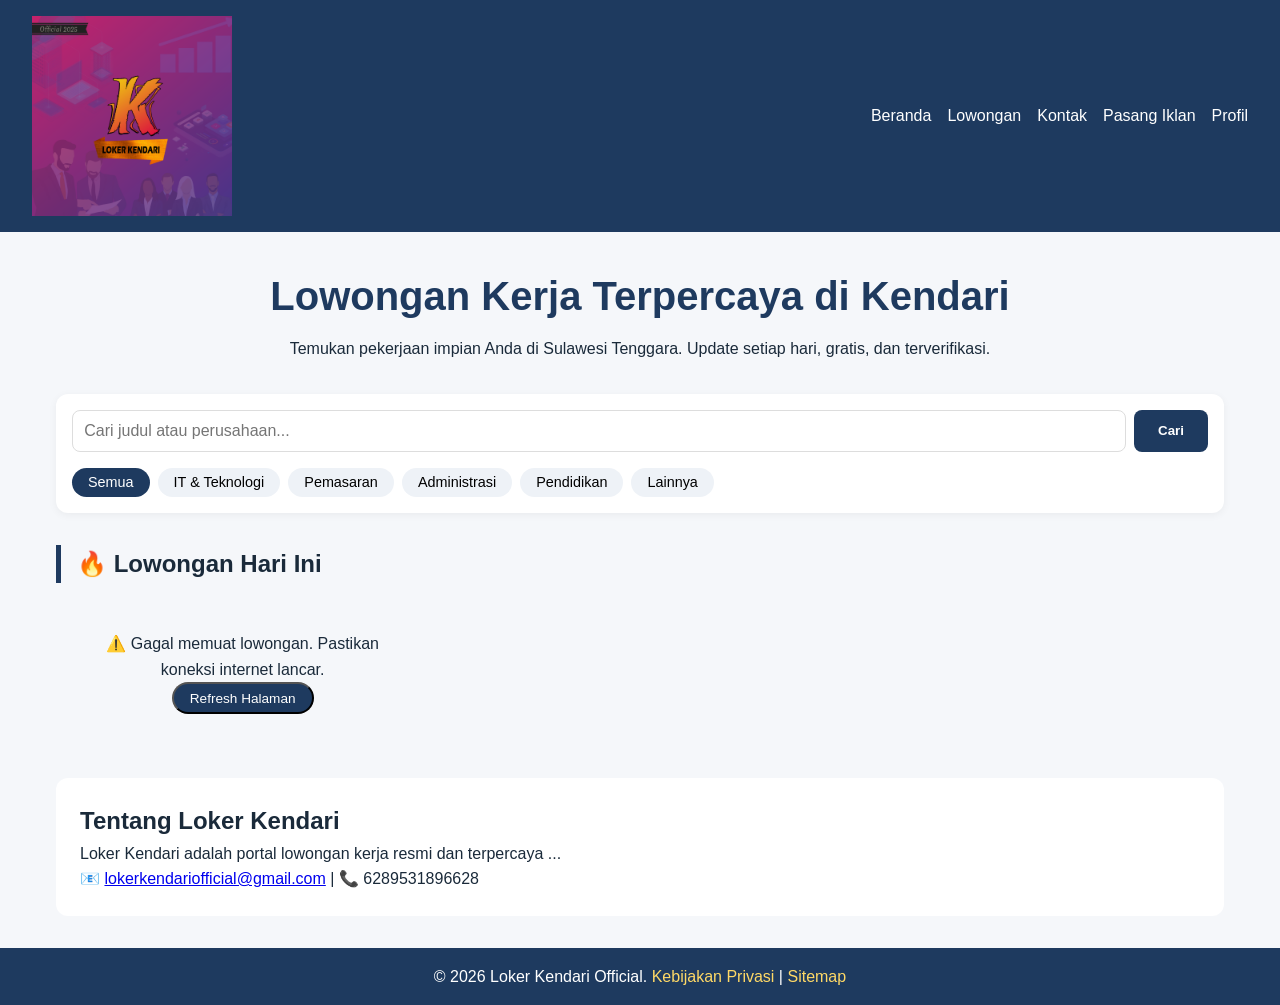
<file: index.html>
<!DOCTYPE html>
<html lang="id">
<head>
    <meta charset="UTF-8">
    <meta name="google-site-verification" content="VzhN7mr6qp9kWx8bs1kECQsNkOZpZfeY9PPRFdm1vMM" />
    <meta name="viewport" content="width=device-width, initial-scale=1.0">
    <title>Loker Kendari - Lowongan Kerja Terpercaya di Sultra</title>
    <meta name="description" content="Lowongan kerja terbaru di Kendari dan seluruh Sulawesi Tenggara. Update setiap hari, gratis, terpercaya.">
    <meta name="robots" content="index, follow">
    <link rel="canonical" href="https://lokerkendariofficial.github.io/loker-kendari/">

    <!-- Google Analytics -->
    <script async src="https://www.googletagmanager.com/gtag/js?id=G-KVEBPNYRMG"></script>
    <script>
        window.dataLayer = window.dataLayer || [];
        function gtag(){dataLayer.push(arguments);}
        gtag('js', new Date());
        gtag('config', 'G-KVEBPNYRMG');
    </script>

    <!-- Microsoft Clarity -->
    <script type="text/javascript">
        (function(c,l,a,r,i,t,y){
            c[a]=c[a]||function(){(c[a].q=c[a].q||[]).push(arguments)};
            t=l.createElement(r);t.async=1;t.src="https://www.clarity.ms/tag/"+i;
            y=l.getElementsByTagName(r)[0];y.parentNode.insertBefore(t,y);
        })(window, document, "clarity", "script", "x5havvm794");
    </script>

    <!-- JSON-LD Organization -->
    <script type="application/ld+json">
    {
        "@context": "https://schema.org",
        "@type": "Organization",
        "name": "Loker Kendari",
        "url": "https://lokerkendariofficial.github.io/loker-kendari/",
        "logo": "https://lokerkendariofficial.github.io/loker-kendari/assets/images/logo12_26_15436.png",
        "description": "Portal lowongan kerja resmi dan terpercaya di Kota Kendari & sekitarnya.",
        "email": "lokerkendariofficial@gmail.com",
        "address": {
            "@type": "PostalAddress",
            "addressLocality": "Kendari",
            "addressRegion": "Sulawesi Tenggara",
            "addressCountry": "ID"
        }
    }
    </script>

    <link rel="stylesheet" href="assets/css/style.css">
</head>
<body>
    <header>
        <div class="logo">
            <img src="assets/images/logo12_26_15436.png" alt="Loker Kendari" width="200" height="60" loading="eager">
        </div>
        <nav aria-label="Menu utama">
            <a href="/">Beranda</a>
            <a href="lowongan.html">Lowongan</a>
            <a href="kontak.html">Kontak</a>
            <a href="pasang.html">Pasang Iklan</a>
            <a href="profil.html">Profil</a>
        </nav>
    </header>

    <main class="container">
        <section class="hero">
            <h1>Lowongan Kerja Terpercaya di Kendari</h1>
            <p>Temukan pekerjaan impian Anda di Sulawesi Tenggara. Update setiap hari, gratis, dan terverifikasi.</p>
        </section>

        <div class="filter-section">
            <div class="search-bar">
                <input type="text" id="searchInput" placeholder="Cari judul atau perusahaan...">
                <button id="searchBtn">Cari</button>
            </div>
            <div class="categories" id="categories">
                <button class="category-btn active" data-cat="all">Semua</button>
                <button class="category-btn" data-cat="IT & Teknologi">IT & Teknologi</button>
                <button class="category-btn" data-cat="Pemasaran">Pemasaran</button>
                <button class="category-btn" data-cat="Administrasi">Administrasi</button>
                <button class="category-btn" data-cat="Pendidikan">Pendidikan</button>
                <button class="category-btn" data-cat="Lainnya">Lainnya</button>
            </div>
        </div>

        <section class="job-list" id="lowongan">
            <h2>🔥 Lowongan Hari Ini</h2>
            <div class="job-grid" id="jobGrid">
                <p>Memuat lowongan...</p>
            </div>
        </section>

        <section id="tentang">
            <h2>Tentang Loker Kendari</h2>
            <p>Loker Kendari adalah portal lowongan kerja resmi dan terpercaya ...</p>
            <p>📧 <a href="mailto:lokerkendariofficial@gmail.com">lokerkendariofficial@gmail.com</a> | 📞 6289531896628</p>
        </section>
    </main>

    <footer>
        <p>&copy; 2026 Loker Kendari Official. <a href="privacy.html">Kebijakan Privasi</a> | <a href="sitemap.xml">Sitemap</a></p>
    </footer>

    <script>
        let jobsData = [];

        // URL Web App (doGet) - hanya mengembalikan lowongan dengan status 'Published'
        const API_URL = 'https://script.google.com/macros/s/AKfycbyTnN21CN0LtEapwWhum1WYHm0G1Ku1dNZGtvQqypnkuvlgZOOF1UCB-cZMJcESDDNG/exec';

        async function loadJobs() {
            const jobGrid = document.getElementById('jobGrid');
            try {
                const response = await fetch(API_URL);
                if (!response.ok) throw new Error('Gagal mengambil data');
                const data = await response.json();
                jobsData = data.lowongan || [];
                if (jobsData.length === 0) {
                    jobGrid.innerHTML = `
                        <div style="text-align:center; padding:2rem;">
                            <p>✨ Belum ada lowongan terpasang.</p>
                            <p><a href="pasang.html" class="btn" style="margin-top:1rem;">📢 Pasang Iklan Lowongan</a></p>
                        </div>`;
                    return;
                }
                renderJobs(jobsData);
            } catch (error) {
                console.error('Error:', error);
                jobGrid.innerHTML = `
                    <div style="text-align:center; padding:2rem;">
                        <p>⚠️ Gagal memuat lowongan. Pastikan koneksi internet lancar.</p>
                        <p><button onclick="location.reload()" class="btn">Refresh Halaman</button></p>
                    </div>`;
            }
        }

        function renderJobs(jobs) {
            const jobGrid = document.getElementById('jobGrid');
            jobGrid.innerHTML = '';
            jobs.forEach(job => {
                // Mapping nama kolom dari spreadsheet (sesuaikan jika perlu)
                const title = job['Posisi / Judul lowongan'] || job['Posisi'] || 'Lowongan';
                const company = job['Nama perusahaan/Toko'] || job['Perusahaan'] || 'Perusahaan';
                const location = job['Lokasi'] || 'Kendari';
                const deadline = job['Deadline'] || 'Segera';
                const description = job['Deskripsi'] || '';
                const salary = job['Sistem Gaji'] || job['Gaji'] || 'Nego';
                const datePosted = job['Timestamp'] ? job['Timestamp'].split(' ')[0] : 'Baru';
                
                const jobCard = document.createElement('article');
                jobCard.className = 'job-card';
                jobCard.innerHTML = `
                    <h3>${escapeHtml(title)}</h3>
                    <div class="company">${escapeHtml(company)} - ${escapeHtml(location)}</div>
                    <div class="salary">💰 ${escapeHtml(salary)}</div>
                    <div class="deadline">📅 Deadline: ${escapeHtml(deadline)}</div>
                    <p>${escapeHtml(description.substring(0, 120))}${description.length > 120 ? '…' : ''}</p>
                    <div class="meta">
                        <a href="#" class="btn" aria-label="Detail lowongan ${escapeHtml(title)}">Detail →</a>
                        <span class="date-posted">${escapeHtml(datePosted)}</span>
                    </div>
                `;
                jobGrid.appendChild(jobCard);
            });
        }

        function filterJobs() {
            const searchTerm = document.getElementById('searchInput').value.toLowerCase();
            const activeCategory = document.querySelector('.category-btn.active').getAttribute('data-cat');
            const filtered = jobsData.filter(job => {
                const title = job['Posisi / Judul lowongan'] || job['Posisi'] || '';
                const company = job['Nama perusahaan/Toko'] || job['Perusahaan'] || '';
                const matchSearch = title.toLowerCase().includes(searchTerm) || company.toLowerCase().includes(searchTerm);
                let matchCategory = (activeCategory === 'all');
                if (!matchCategory) {
                    const jobCategory = job['Kategori'] || 'Lainnya';
                    matchCategory = (jobCategory === activeCategory);
                }
                return matchSearch && matchCategory;
            });
            renderJobs(filtered);
        }

        document.querySelectorAll('.category-btn').forEach(btn => {
            btn.addEventListener('click', () => {
                document.querySelectorAll('.category-btn').forEach(b => b.classList.remove('active'));
                btn.classList.add('active');
                filterJobs();
            });
        });
        document.getElementById('searchBtn').addEventListener('click', filterJobs);
        document.getElementById('searchInput').addEventListener('keyup', (e) => {
            if (e.key === 'Enter') filterJobs();
        });

        function escapeHtml(str) {
            if (!str) return '';
            return str.replace(/[&<>]/g, function(m) {
                if (m === '&') return '&amp;';
                if (m === '<') return '&lt;';
                if (m === '>') return '&gt;';
                return m;
            });
        }

        loadJobs();
    </script>
</body>
</html>
</file>
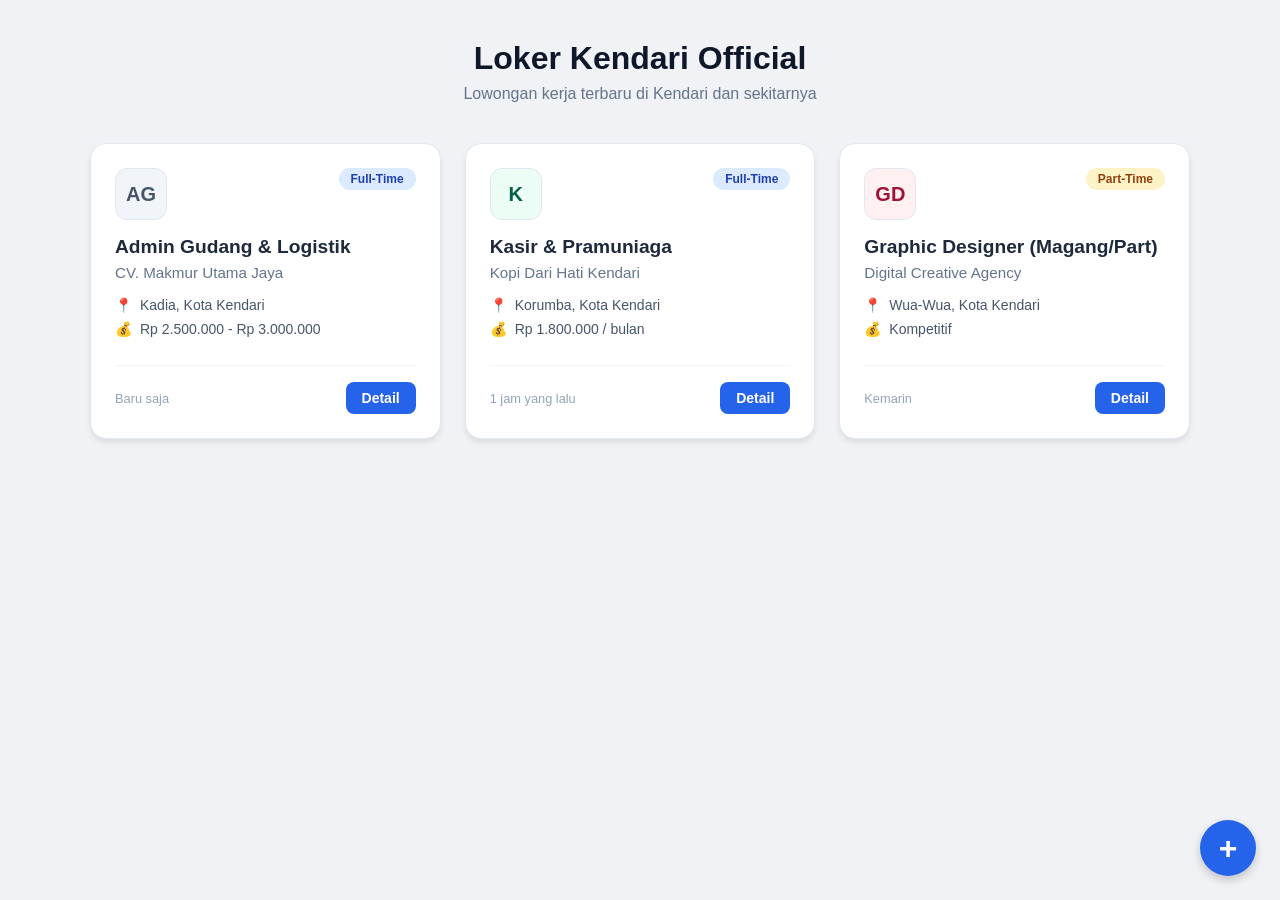
<file: b/index.html>
<!DOCTYPE html>
<html lang="id">
<head>
    <meta charset="UTF-8">
    <meta name="viewport" content="width=device-width, initial-scale=1.0, user-scalable=yes">
    <title>Loker Kendari Official</title>
    <style>
        /* ⬇️ TEMPELKAN SEMUA ISI style.css DI SINI ⬇️ */
    /* RESET & GLOBAL */
* {
    box-sizing: border-box;
    margin: 0;
    padding: 0;
}

body {
    font-family: 'Segoe UI', Roboto, Helvetica, Arial, sans-serif;
    background-color: #f0f2f5;
    color: #333;
    padding: 40px 20px;
}

header {
    text-align: center;
    margin-bottom: 40px;
}

header h1 {
    color: #0f172a;
    font-size: 2rem;
    margin-bottom: 8px;
}

header p {
    color: #64748b;
    font-size: 1rem;
}

.container {
    max-width: 1100px;
    margin: 0 auto;
}

.card-grid {
    display: grid;
    grid-template-columns: repeat(auto-fill, minmax(300px, 1fr));
    gap: 24px;
}

.card {
    background-color: #fff;
    border-radius: 16px;
    box-shadow: 0 4px 6px -1px rgba(0,0,0,0.1);
    padding: 24px;
    display: flex;
    flex-direction: column;
    position: relative;
    transition: transform 0.2s ease;
    border: 1px solid #e2e8f0;
}

.card:hover {
    transform: translateY(-4px);
    box-shadow: 0 10px 15px -3px rgba(0,0,0,0.1);
}

.badge {
    position: absolute;
    top: 24px;
    right: 24px;
    padding: 4px 12px;
    border-radius: 9999px;
    font-size: 0.75rem;
    font-weight: 600;
}

.badge-fulltime { background-color: #dbeafe; color: #1e40af; }
.badge-parttime { background-color: #fef3c7; color: #92400e; }
.badge-magang   { background-color: #e0e7ff; color: #3730a3; }

.company-logo {
    width: 52px;
    height: 52px;
    border-radius: 12px;
    background-color: #f1f5f9;
    display: flex;
    align-items: center;
    justify-content: center;
    font-weight: bold;
    font-size: 1.25rem;
    color: #475569;
    margin-bottom: 16px;
    border: 1px solid #e2e8f0;
}

.logo-green { background-color: #ecfdf5; color: #065f46; }
.logo-red   { background-color: #fff1f2; color: #9f1239; }

.job-title {
    font-size: 1.2rem;
    color: #1e293b;
    margin-bottom: 6px;
    font-weight: 700;
}

.company-name {
    font-size: 0.95rem;
    color: #64748b;
    font-weight: 500;
    margin-bottom: 16px;
}

.job-details {
    margin-bottom: 20px;
    font-size: 0.875rem;
    color: #475569;
}

.detail-item {
    display: flex;
    align-items: center;
    margin-bottom: 8px;
}

.detail-item span { margin-right: 8px; }

.card-footer {
    margin-top: auto;
    padding-top: 16px;
    border-top: 1px solid #f1f5f9;
    display: flex;
    justify-content: space-between;
    align-items: center;
}

.post-date {
    font-size: 0.8rem;
    color: #94a3b8;
}

.btn-apply {
    background-color: #2563eb;
    color: #fff;
    border: none;
    padding: 8px 16px;
    border-radius: 8px;
    font-size: 0.875rem;
    font-weight: 600;
    cursor: pointer;
    transition: background 0.2s;
}

.btn-apply:hover { background-color: #1d4ed8; }

/* DETAIL PAGE STYLES */
.detail-container {
    padding: 20px;
    background-color: #f0f2f5;
    min-height: 100vh;
}

.detail-card {
    background-color: #ffffff;
    border-radius: 20px;
    padding: 24px;
    max-width: 800px;
    margin: 0 auto;
    box-shadow: 0 8px 20px rgba(0, 0, 0, 0.08);
}

.detail-card h2 {
    color: #2563eb;
    margin-bottom: 8px;
    font-size: 1.8rem;
}

.detail-card .company-name-detail {
    color: #64748b;
    font-weight: 600;
    margin-bottom: 24px;
    font-size: 1.1rem;
}

.detail-card h3 {
    font-size: 1.25rem;
    margin: 20px 0 12px 0;
    color: #1e293b;
    border-left: 4px solid #2563eb;
    padding-left: 12px;
}

.detail-card p {
    line-height: 1.6;
    margin-bottom: 16px;
    color: #334155;
}

.detail-card ul {
    margin-left: 24px;
    margin-bottom: 20px;
}

.detail-card li {
    margin-bottom: 8px;
    line-height: 1.5;
}

.action-buttons {
    display: flex;
    flex-direction: column;
    gap: 14px;
    margin-top: 32px;
    margin-bottom: 16px;
}

.btn-action {
    display: block;
    text-align: center;
    color: white;
    padding: 14px 20px;
    border-radius: 12px;
    text-decoration: none;
    font-weight: bold;
    font-size: 1rem;
    transition: all 0.2s ease;
}

.btn-action:hover {
    filter: brightness(0.92);
    transform: translateY(-2px);
}

.btn-wa    { background-color: #22c55e; }
.btn-email { background-color: #ea4335; }
.btn-ig    { background-color: #e1306c; }
.btn-gform { background-color: #1a73e8; }

.back-button {
    display: inline-block;
    background-color: white;
    border: 1px solid #cbd5e1;
    padding: 10px 18px;
    border-radius: 40px;
    font-weight: 600;
    margin-bottom: 20px;
    cursor: pointer;
    transition: 0.2s;
    font-size: 0.9rem;
}

.back-button:hover {
    background-color: #f1f5f9;
    border-color: #94a3b8;
}
    
    </style>
</head>
<body>

<header>
    <h1>Loker Kendari Official</h1>
    <p>Lowongan kerja terbaru di Kendari dan sekitarnya</p>
</header>

<div class="container">
    <div class="card-grid" id="cardGrid"></div>
</div>

<!-- Tombol + untuk buka forum -->
<a href="forum.html" class="fab" style="position:fixed; bottom:24px; right:24px; width:56px; height:56px; background:#2563eb; color:white; border-radius:50%; display:flex; align-items:center; justify-content:center; font-size:32px; font-weight:bold; text-decoration:none; box-shadow:0 4px 10px rgba(0,0,0,0.2); z-index:1000;">+</a>

<script>
    /// ======================== FUNGSI-FUNGSI SCRIPT INDEX.HTML ========================

// 1. Fungsi untuk memuat data lowongan default ke localStorage
function muatDataDefault() {
    const defaultLowongan = [
        {
            id: 1001,
            job_title: "Admin Gudang & Logistik",
            company_name: "CV. Makmur Utama Jaya",
            job_type: "Full-Time",
            company_logo: "AG",
            location: "Kadia, Kota Kendari",
            salary: "Rp 2.500.000 - Rp 3.000.000",
            description: "Melakukan input data barang masuk dan keluar, membuat laporan berkala stok gudang, dan berkoordinasi dengan tim kurir.",
            requirements: ["Pendidikan minimal SMA/SMK sederajat", "Menguasai Microsoft Excel (Basic)", "Teliti, jujur, dan bertanggung jawab"],
            link_wa: "628123456789",
            link_email: "hrd@perusahaan.com",
            link_ig: "@akun_perusahaan",
            link_gform: "https://forms.gle/contohFormulirPendaftaran",
            posted_at: "Baru saja"
        },
        {
            id: 1002,
            job_title: "Kasir & Pramuniaga",
            company_name: "Kopi Dari Hati Kendari",
            job_type: "Full-Time",
            company_logo: "K",
            location: "Korumba, Kota Kendari",
            salary: "Rp 1.800.000 / bulan",
            description: "Melayani pelanggan, mengelola transaksi kasir, menjaga kebersihan area.",
            requirements: ["Ramah", "Jujur", "Bisa bekerja shift"],
            link_wa: "628123456788",
            link_email: "kopi@hati.com",
            link_ig: "@kopidarihati",
            link_gform: "",
            posted_at: "1 jam yang lalu"
        },
        {
            id: 1003,
            job_title: "Graphic Designer (Magang/Part)",
            company_name: "Digital Creative Agency",
            job_type: "Part-Time",
            company_logo: "GD",
            location: "Wua-Wua, Kota Kendari",
            salary: "Kompetitif",
            description: "Mendesain konten sosial media, poster, dan kebutuhan branding klien.",
            requirements: ["Menguasai Photoshop/Illustrator", "Kreatif", "Memiliki portofolio"],
            link_wa: "628123456787",
            link_email: "info@creative.com",
            link_ig: "@creativeagency",
            link_gform: "",
            posted_at: "Kemarin"
        }
    ];
    localStorage.setItem('daftarLowongan', JSON.stringify(defaultLowongan));
}

// 2. Fungsi untuk mengamankan teks dari karakter HTML (XSS prevention)
function amankanHtml(str) {
    if (!str) return '';
    return str.replace(/[&<>]/g, function(m) {
        if (m === '&') return '&amp;';
        if (m === '<') return '&lt;';
        if (m === '>') return '&gt;';
        return m;
    });
}

// 3. Fungsi untuk menampilkan semua kartu lowongan dari localStorage
function tampilkanSemuaKartu() {
    console.log("tampilkanSemuaKartu dipanggil");
    let data = localStorage.getItem('daftarLowongan');
    if (!data) {
        console.log("localStorage kosong, memuat data default");
        muatDataDefault();
        data = localStorage.getItem('daftarLowongan');
    }
    const daftarLowongan = JSON.parse(data);
    const grid = document.getElementById('cardGrid');
    if (!grid) {
        console.error("Element #cardGrid tidak ditemukan!");
        return;
    }
    grid.innerHTML = '';

    daftarLowongan.forEach(lowongan => {
        let kelasBadge = 'badge-fulltime';
        if (lowongan.job_type === 'Part-Time') kelasBadge = 'badge-parttime';
        if (lowongan.job_type === 'Magang') kelasBadge = 'badge-magang';

        let kelasLogo = '';
        if (lowongan.company_logo === 'K') kelasLogo = 'logo-green';
        else if (lowongan.company_logo === 'GD') kelasLogo = 'logo-red';

        const card = document.createElement('div');
        card.className = 'card';
        card.innerHTML = `
            <span class="badge ${kelasBadge}">${lowongan.job_type}</span>
            <div class="company-logo ${kelasLogo}">${amankanHtml(lowongan.company_logo)}</div>
            <h3 class="job-title">${amankanHtml(lowongan.job_title)}</h3>
            <p class="company-name">${amankanHtml(lowongan.company_name)}</p>
            <div class="job-details">
                <div class="detail-item"><span>📍</span> ${amankanHtml(lowongan.location)}</div>
                <div class="detail-item"><span>💰</span> ${amankanHtml(lowongan.salary)}</div>
            </div>
            <div class="card-footer">
                <span class="post-date">${amankanHtml(lowongan.posted_at)}</span>
                <button class="btn-apply btn-detail" data-id="${lowongan.id}">Detail</button>
            </div>
        `;
        grid.appendChild(card);
    });

    // Pasang event listener untuk setiap tombol Detail
    document.querySelectorAll('.btn-detail').forEach(tombol => {
        tombol.addEventListener('click', (e) => {
            const id = parseInt(tombol.getAttribute('data-id'));
            const lowonganDipilih = daftarLowongan.find(l => l.id === id);
            if (lowonganDipilih) tampilkanDetailLowongan(lowonganDipilih);
        });
    });
}

// 4. Fungsi untuk menampilkan halaman detail lowongan (dengan tombol salin)
function tampilkanDetailLowongan(lowongan) {
    const header = document.querySelector('header');
    const container = document.querySelector('.container');
    header.style.display = 'none';
    container.style.display = 'none';

    const existingDetail = document.getElementById('dynamic-detail-container');
    if (existingDetail) existingDetail.remove();

    const bungkusDetail = document.createElement('div');
    bungkusDetail.id = 'dynamic-detail-container';
    bungkusDetail.className = 'detail-container';

    // Tombol kembali
    const tombolKembali = document.createElement('button');
    tombolKembali.innerText = '⬅️ Kembali ke Daftar Loker';
    tombolKembali.className = 'back-button';
    tombolKembali.onclick = () => {
        bungkusDetail.remove();
        header.style.display = 'block';
        container.style.display = 'block';
        window.scrollTo(0, 0);
    };

    const kartuDetail = document.createElement('div');
    kartuDetail.className = 'detail-card';

    // === Tombol Salin Teks ===
    const tombolSalin = document.createElement('button');
    tombolSalin.innerText = '📋 Salin Teks Lowongan';
    tombolSalin.style.cssText = `
        background-color: #e2e8f0;
        border: none;
        padding: 8px 16px;
        border-radius: 8px;
        font-weight: bold;
        cursor: pointer;
        margin-bottom: 20px;
        transition: 0.2s;
        color: #1e293b;
    `;
    tombolSalin.onmouseover = () => tombolSalin.style.backgroundColor = '#cbd5e1';
    tombolSalin.onmouseout = () => tombolSalin.style.backgroundColor = '#e2e8f0';

    // Fungsi salin teks ke clipboard
    tombolSalin.onclick = async () => {
        let teksSyarat = lowongan.requirements.map(r => `- ${r}`).join('\n');
        let teksKontak = '';
        if (lowongan.link_wa) teksKontak += `WhatsApp: https://wa.me/${lowongan.link_wa}\n`;
        if (lowongan.link_email) teksKontak += `Email: ${lowongan.link_email}\n`;
        if (lowongan.link_ig) teksKontak += `Instagram: https://instagram.com/${lowongan.link_ig.replace('@','')}\n`;
        if (lowongan.link_gform) teksKontak += `Google Form: ${lowongan.link_gform}\n`;
        if (!teksKontak) teksKontak = 'Tidak ada kontak tersedia';

        const teksLengkap = `
*${lowongan.job_title}*
${lowongan.company_name}

📋 Deskripsi Pekerjaan:
${lowongan.description}

📌 Syarat Pendaftaran:
${teksSyarat}

🔗 Jalur Pendaftaran:
${teksKontak}
        `.trim();

        try {
            await navigator.clipboard.writeText(teksLengkap);
            const teksAsli = tombolSalin.innerText;
            tombolSalin.innerText = '✅ Tersalin!';
            setTimeout(() => { tombolSalin.innerText = teksAsli; }, 2000);
        } catch (err) {
            alert('Gagal menyalin teks. Silakan salin manual.');
        }
    };
    // === Akhir Tombol Salin ===

    // Daftar persyaratan dalam HTML
    const daftarSyarat = lowongan.requirements.map(req => `<li>${amankanHtml(req)}</li>`).join('');

    // Tombol aksi (WA, Email, IG, Google Form)
    let tombolWA = '', tombolEmail = '', tombolIG = '', tombolGform = '';
    if (lowongan.link_wa) tombolWA = `<a href="https://wa.me/${lowongan.link_wa}" target="_blank" class="btn-action btn-wa">💬 Kirim Lamaran via WhatsApp</a>`;
    if (lowongan.link_email) tombolEmail = `<a href="mailto:${lowongan.link_email}?subject=Lamaran%20Kerja%20-%20${encodeURIComponent(lowongan.job_title)}" class="btn-action btn-email">✉️ Kirim Lamaran via Email</a>`;
    if (lowongan.link_ig) tombolIG = `<a href="https://instagram.com/${lowongan.link_ig.replace('@','')}" target="_blank" class="btn-action btn-ig">📸 Kirim Lamaran via Instagram</a>`;
    if (lowongan.link_gform) tombolGform = `<a href="${lowongan.link_gform}" target="_blank" class="btn-action btn-gform">📝 Kirim Lamaran via Google Dokumen</a>`;

    kartuDetail.innerHTML = `
        <h2>${amankanHtml(lowongan.job_title)}</h2>
        <div class="company-name-detail">${amankanHtml(lowongan.company_name)}</div>
        <h3>📋 Deskripsi Pekerjaan</h3>
        <p>${amankanHtml(lowongan.description)}</p>
        <h3>📌 Syarat Pendaftaran</h3>
        <ul>${daftarSyarat}</ul>
        <div class="action-buttons">
            ${tombolWA}
            ${tombolEmail}
            ${tombolIG}
            ${tombolGform}
        </div>
    `;

    // Letakkan tombol salin di awal kartu
    kartuDetail.insertBefore(tombolSalin, kartuDetail.firstChild);

    bungkusDetail.appendChild(tombolKembali);
    bungkusDetail.appendChild(kartuDetail);
    document.body.appendChild(bungkusDetail);
    window.scrollTo(0, 0);
}

// 5. Menjalankan tampilan kartu saat halaman dimuat
document.addEventListener('DOMContentLoaded', tampilkanSemuaKartu);
</script>

</body>
</html>
</file>
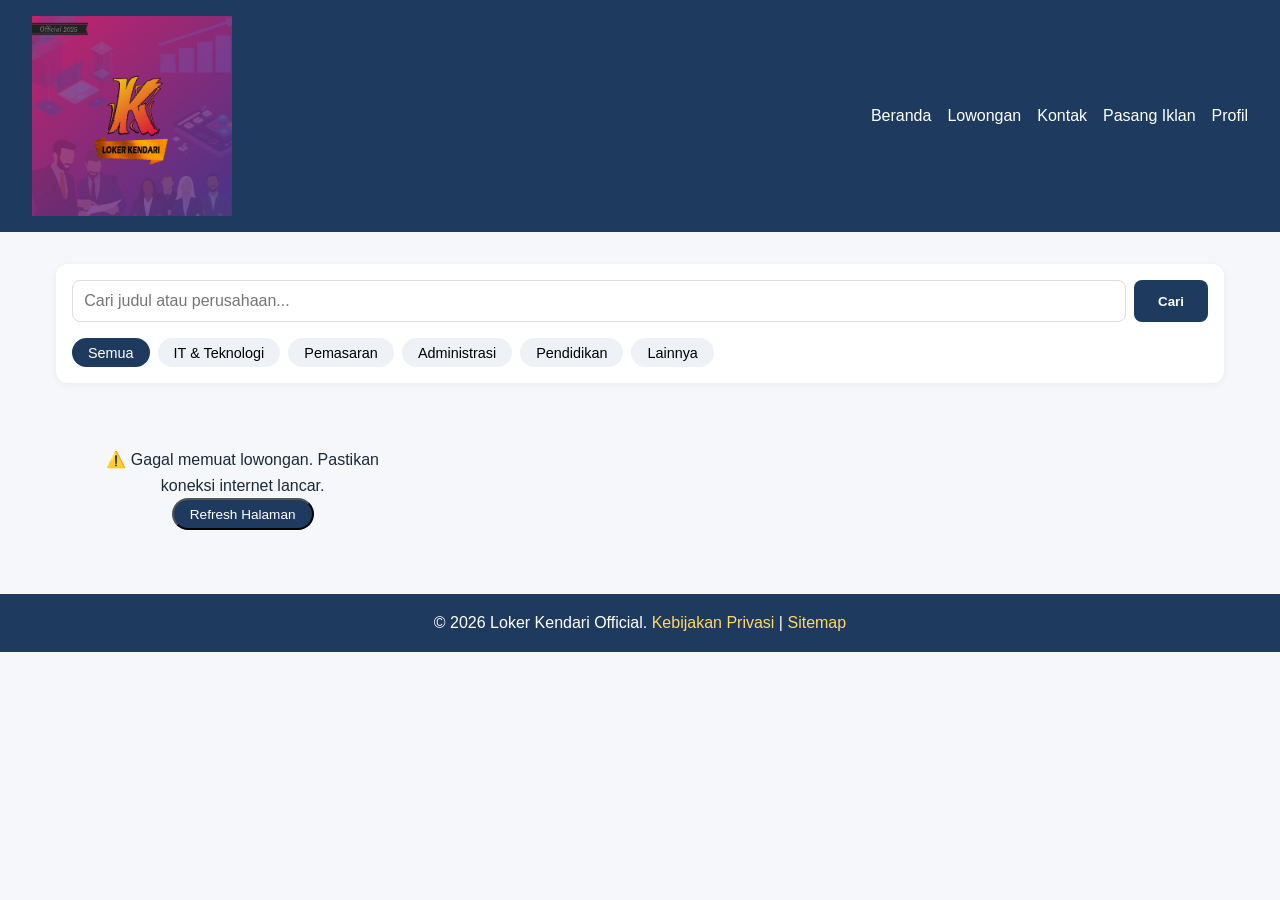
<file: lowongan.html>
<!DOCTYPE html>
<html lang="id">
<head>
    <meta charset="UTF-8">
    <meta name="viewport" content="width=device-width, initial-scale=1.0">
    <title>Semua Lowongan - Loker Kendari</title>
    <meta name="description" content="Daftar semua lowongan kerja terbaru di Kendari dan Sulawesi Tenggara.">
    <meta name="robots" content="index, follow">
    <link rel="canonical" href="https://lokerkendariofficial.github.io/loker-kendari/lowongan.html">
    <link rel="stylesheet" href="assets/css/style.css">
</head>
<body>
    <header>
        <div class="logo">
            <img src="assets/images/logo12_26_15436.png" alt="Loker Kendari" width="200" height="60">
        </div>
        <nav>
            <a href="/">Beranda</a>
            <a href="lowongan.html">Lowongan</a>
            <a href="kontak.html">Kontak</a>
            <a href="pasang.html">Pasang Iklan</a>
            <a href="profil.html">Profil</a>
        </nav>
    </header>

    <main class="container">
        <div class="filter-section">
            <div class="search-bar">
                <input type="text" id="searchInput" placeholder="Cari judul atau perusahaan...">
                <button id="searchBtn">Cari</button>
            </div>
            <div class="categories" id="categories">
                <button class="category-btn active" data-cat="all">Semua</button>
                <button class="category-btn" data-cat="IT & Teknologi">IT & Teknologi</button>
                <button class="category-btn" data-cat="Pemasaran">Pemasaran</button>
                <button class="category-btn" data-cat="Administrasi">Administrasi</button>
                <button class="category-btn" data-cat="Pendidikan">Pendidikan</button>
                <button class="category-btn" data-cat="Lainnya">Lainnya</button>
            </div>
        </div>

        <div class="job-grid" id="jobGrid">
            <p>Memuat lowongan...</p>
        </div>
    </main>

    <footer>
        <p>&copy; 2026 Loker Kendari Official. <a href="privacy.html">Kebijakan Privasi</a> | <a href="sitemap.xml">Sitemap</a></p>
    </footer>

    <script>
        let jobsData = [];

        // URL Web App Google Apps Script (doGet) – hanya mengembalikan lowongan dengan status 'Published'
        const API_URL = 'https://script.google.com/macros/s/AKfycbyTnN21CN0LtEapwWhum1WYHm0G1Ku1dNZGtvQqypnkuvlgZOOF1UCB-cZMJcESDDNG/exec';

        async function loadJobs() {
            const jobGrid = document.getElementById('jobGrid');
            try {
                const response = await fetch(API_URL);
                if (!response.ok) throw new Error('Gagal mengambil data');
                const data = await response.json();
                jobsData = data.lowongan || [];
                if (jobsData.length === 0) {
                    jobGrid.innerHTML = `
                        <div style="text-align:center; padding:2rem;">
                            <p>✨ Belum ada lowongan terpasang.</p>
                            <p><a href="pasang.html" class="btn" style="margin-top:1rem;">📢 Pasang Iklan Lowongan</a></p>
                        </div>`;
                    return;
                }
                renderJobs(jobsData);
            } catch (error) {
                console.error('Error:', error);
                jobGrid.innerHTML = `
                    <div style="text-align:center; padding:2rem;">
                        <p>⚠️ Gagal memuat lowongan. Pastikan koneksi internet lancar.</p>
                        <p><button onclick="location.reload()" class="btn">Refresh Halaman</button></p>
                    </div>`;
            }
        }

        function renderJobs(jobs) {
            const jobGrid = document.getElementById('jobGrid');
            jobGrid.innerHTML = '';
            jobs.forEach(job => {
                // Mapping nama kolom dari spreadsheet (sesuaikan jika perlu)
                const title = job['Posisi / Judul lowongan'] || job['Posisi'] || 'Lowongan';
                const company = job['Nama perusahaan/Toko'] || job['Perusahaan'] || 'Perusahaan';
                const location = job['Lokasi'] || 'Kendari';
                const deadline = job['Deadline'] || 'Segera';
                const description = job['Deskripsi'] || '';
                const salary = job['Sistem Gaji'] || job['Gaji'] || 'Nego';
                const datePosted = job['Timestamp'] ? job['Timestamp'].split(' ')[0] : 'Baru';
                
                const jobCard = document.createElement('article');
                jobCard.className = 'job-card';
                jobCard.innerHTML = `
                    <h3>${escapeHtml(title)}</h3>
                    <div class="company">${escapeHtml(company)} - ${escapeHtml(location)}</div>
                    <div class="salary">💰 ${escapeHtml(salary)}</div>
                    <div class="deadline">📅 Deadline: ${escapeHtml(deadline)}</div>
                    <p>${escapeHtml(description.substring(0, 120))}${description.length > 120 ? '…' : ''}</p>
                    <div class="meta">
                        <a href="#" class="btn" aria-label="Detail lowongan ${escapeHtml(title)}">Detail →</a>
                        <span class="date-posted">${escapeHtml(datePosted)}</span>
                    </div>
                `;
                jobGrid.appendChild(jobCard);
            });
        }

        function filterJobs() {
            const searchTerm = document.getElementById('searchInput').value.toLowerCase();
            const activeCategory = document.querySelector('.category-btn.active').getAttribute('data-cat');
            const filtered = jobsData.filter(job => {
                const title = job['Posisi / Judul lowongan'] || job['Posisi'] || '';
                const company = job['Nama perusahaan/Toko'] || job['Perusahaan'] || '';
                const matchSearch = title.toLowerCase().includes(searchTerm) || company.toLowerCase().includes(searchTerm);
                let matchCategory = (activeCategory === 'all');
                if (!matchCategory) {
                    const jobCategory = job['Kategori'] || 'Lainnya';
                    matchCategory = (jobCategory === activeCategory);
                }
                return matchSearch && matchCategory;
            });
            renderJobs(filtered);
        }

        document.querySelectorAll('.category-btn').forEach(btn => {
            btn.addEventListener('click', () => {
                document.querySelectorAll('.category-btn').forEach(b => b.classList.remove('active'));
                btn.classList.add('active');
                filterJobs();
            });
        });
        document.getElementById('searchBtn').addEventListener('click', filterJobs);
        document.getElementById('searchInput').addEventListener('keyup', (e) => {
            if (e.key === 'Enter') filterJobs();
        });

        function escapeHtml(str) {
            if (!str) return '';
            return str.replace(/[&<>]/g, function(m) {
                if (m === '&') return '&amp;';
                if (m === '<') return '&lt;';
                if (m === '>') return '&gt;';
                return m;
            });
        }

        loadJobs();
    </script>
</body>
</html>
</file>
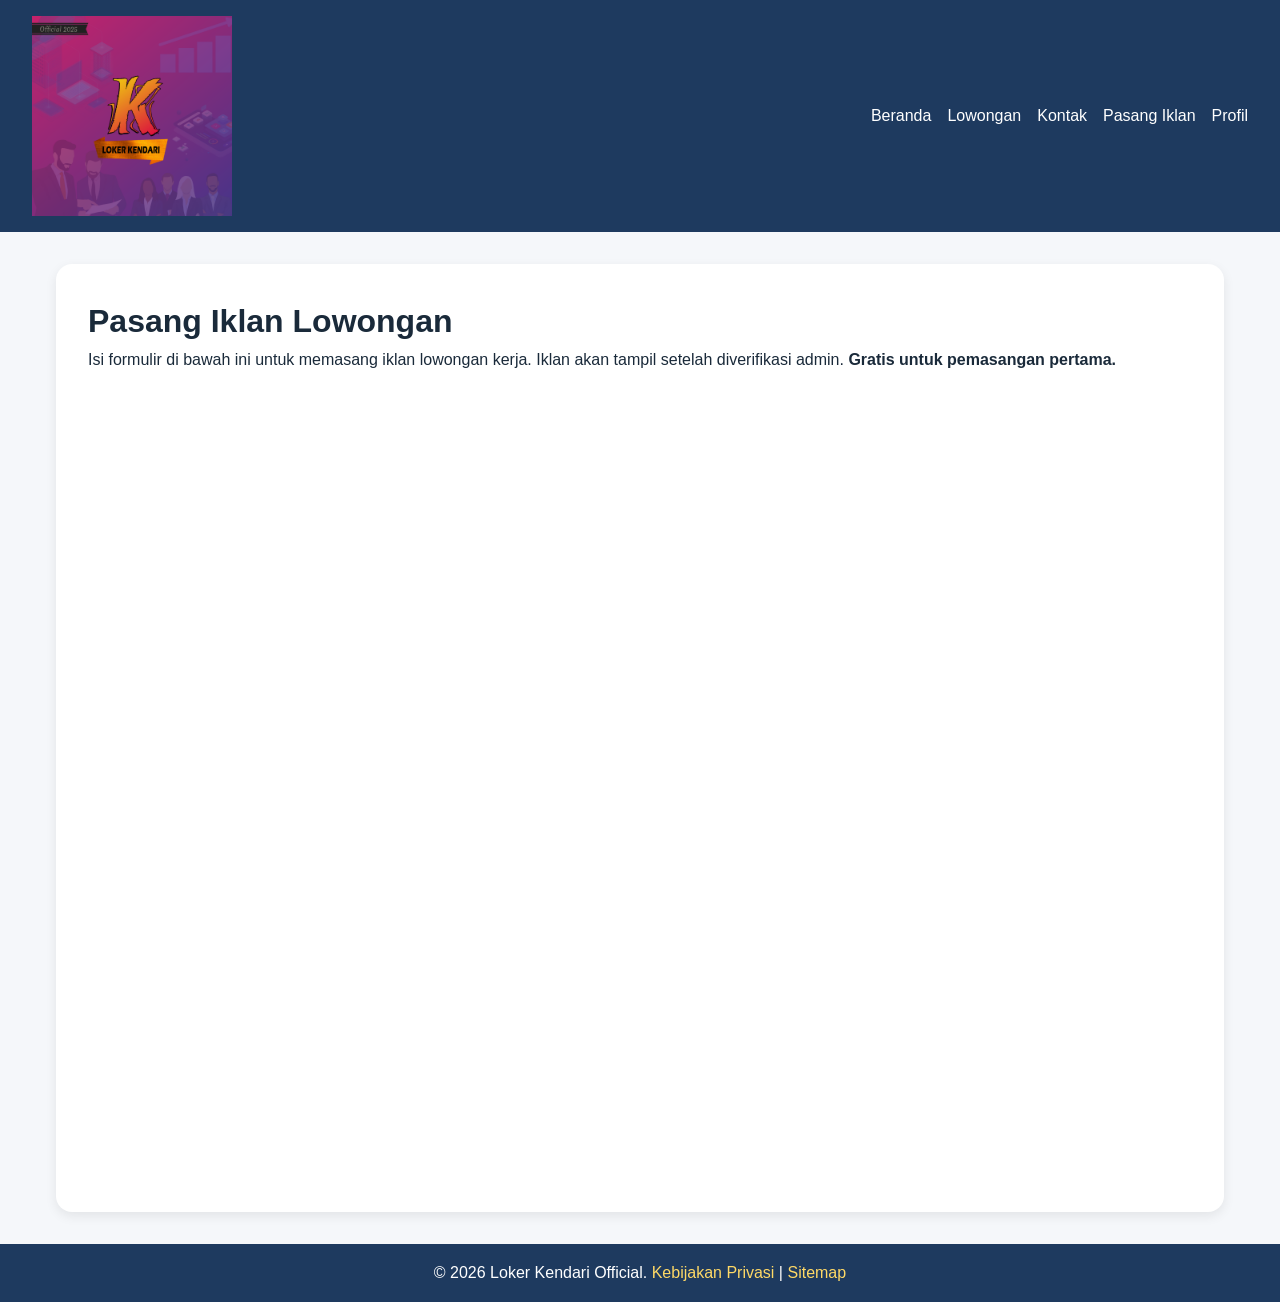
<file: pasang.html>
<!DOCTYPE html>
<html lang="id">
<head>
    <meta charset="UTF-8">
    <meta name="viewport" content="width=device-width, initial-scale=1.0">
    <title>Pasang Iklan Lowongan - Loker Kendari</title>
    <meta name="description" content="Pasang iklan lowongan kerja gratis di Loker Kendari. Isi formulir, iklan akan tampil setelah verifikasi admin.">
    <link rel="stylesheet" href="assets/css/style.css">
</head>
<body>
    <header>
        <div class="logo">
            <img src="assets/images/logo12_26_15436.png" alt="Loker Kendari" width="200" height="60">
        </div>
        <nav>
            <a href="/">Beranda</a>
            <a href="lowongan.html">Lowongan</a>
            <a href="kontak.html">Kontak</a>
            <a href="pasang.html">Pasang Iklan</a>
            <a href="profil.html">Profil</a>
        </nav>
    </header>

    <main class="container">
        <div class="form-card">
            <h1>Pasang Iklan Lowongan</h1>
            <p>Isi formulir di bawah ini untuk memasang iklan lowongan kerja. Iklan akan tampil setelah diverifikasi admin. <strong>Gratis untuk pemasangan pertama.</strong></p>

            <!-- Form pasang iklan (dengan pertanyaan lengkap) -->
            <iframe src="https://docs.google.com/forms/d/e/1FAIpQLSeFXdYk6Tw0qOxpf53mWQb6DbdYXZqAaAWzWJtvfVyPtkqtIg/viewform?embedded=true" width="100%" height="800" frameborder="0" marginheight="0" marginwidth="0" loading="lazy">Memuat…</iframe>
        </div>
    </main>

    <footer>
        <p>&copy; 2026 Loker Kendari Official. <a href="privacy.html">Kebijakan Privasi</a> | <a href="sitemap.xml">Sitemap</a></p>
    </footer>
</body>
</html>
</file>
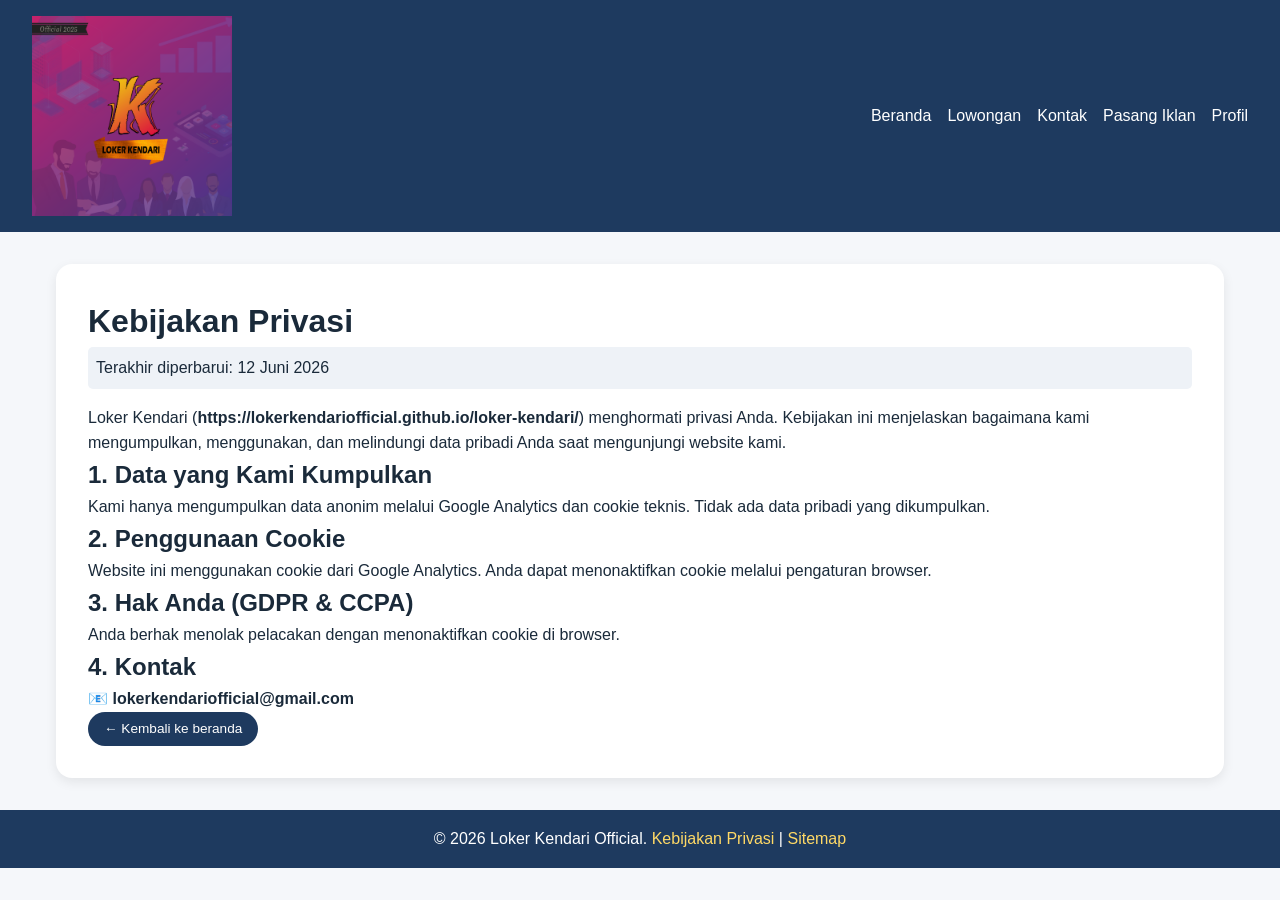
<file: privacy.html>
<!DOCTYPE html>
<html lang="id">
<head>
    <meta charset="UTF-8">
    <meta name="viewport" content="width=device-width, initial-scale=1.0">
    <title>Kebijakan Privasi - Loker Kendari</title>
    <meta name="description" content="Kebijakan privasi Loker Kendari mengenai data pengunjung, cookie, dan Google Analytics.">
    <meta name="robots" content="noindex, follow">
    <link rel="canonical" href="https://lokerkendariofficial.github.io/loker-kendari/privacy.html">
    <link rel="stylesheet" href="assets/css/style.css">
</head>
<body>
    <header>
        <div class="logo">
            <img src="assets/images/logo12_26_15436.png" alt="Loker Kendari" width="200" height="60">
        </div>
        <nav>
            <a href="/">Beranda</a>
            <a href="lowongan.html">Lowongan</a>
            <a href="kontak.html">Kontak</a>
            <a href="pasang.html">Pasang Iklan</a>
            <a href="profil.html">Profil</a>
        </nav>
    </header>

    <main class="container">
        <div class="form-card">
            <h1>Kebijakan Privasi</h1>
            <div style="background:#eef2f7; padding:0.5rem; border-radius:5px; margin-bottom:1rem;">
                Terakhir diperbarui: 12 Juni 2026
            </div>

            <p>Loker Kendari (<strong>https://lokerkendariofficial.github.io/loker-kendari/</strong>) menghormati privasi Anda. Kebijakan ini menjelaskan bagaimana kami mengumpulkan, menggunakan, dan melindungi data pribadi Anda saat mengunjungi website kami.</p>

            <h2>1. Data yang Kami Kumpulkan</h2>
            <p>Kami hanya mengumpulkan data anonim melalui Google Analytics dan cookie teknis. Tidak ada data pribadi yang dikumpulkan.</p>

            <h2>2. Penggunaan Cookie</h2>
            <p>Website ini menggunakan cookie dari Google Analytics. Anda dapat menonaktifkan cookie melalui pengaturan browser.</p>

            <h2>3. Hak Anda (GDPR & CCPA)</h2>
            <p>Anda berhak menolak pelacakan dengan menonaktifkan cookie di browser.</p>

            <h2>4. Kontak</h2>
            <p>📧 <strong>lokerkendariofficial@gmail.com</strong></p>

            <a href="/" class="btn">← Kembali ke beranda</a>
        </div>
    </main>

    <footer>
        <p>&copy; 2026 Loker Kendari Official. <a href="privacy.html">Kebijakan Privasi</a> | <a href="sitemap.xml">Sitemap</a></p>
    </footer>
</body>
</html>
</file>
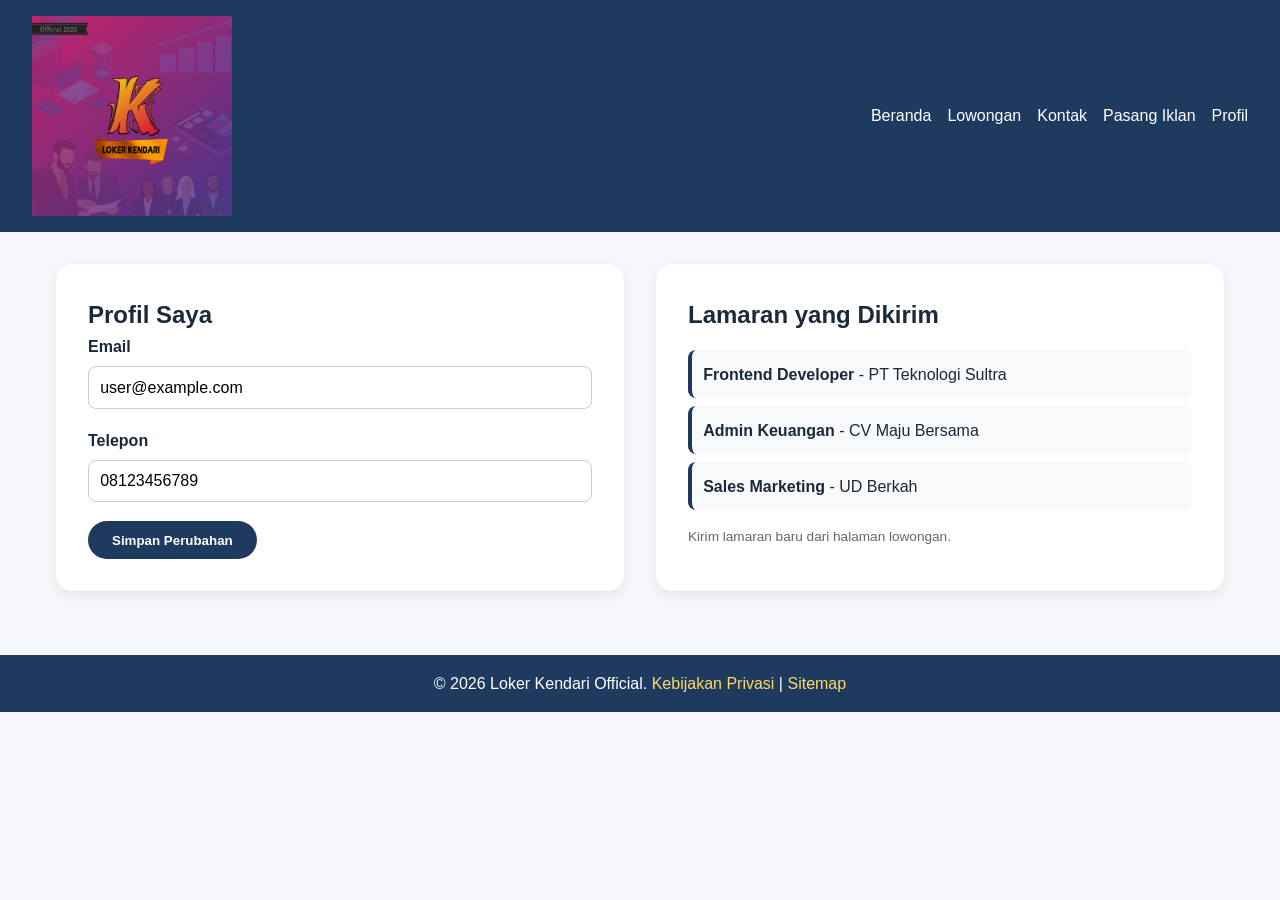
<file: profil.html>
<!DOCTYPE html>
<html lang="id">
<head>
    <meta charset="UTF-8">
    <meta name="viewport" content="width=device-width, initial-scale=1.0">
    <title>Profil Saya - Loker Kendari</title>
    <meta name="description" content="Kelola profil dan lihat riwayat lamaran Anda di Loker Kendari.">
    <meta name="robots" content="index, follow">
    <link rel="canonical" href="https://lokerkendariofficial.github.io/loker-kendari/profil.html">
    <link rel="stylesheet" href="assets/css/style.css">
</head>
<body>
    <header>
        <div class="logo">
            <img src="assets/images/logo12_26_15436.png" alt="Loker Kendari" width="200" height="60">
        </div>
        <nav>
            <a href="/">Beranda</a>
            <a href="lowongan.html">Lowongan</a>
            <a href="kontak.html">Kontak</a>
            <a href="pasang.html">Pasang Iklan</a>
            <a href="profil.html">Profil</a>
        </nav>
    </header>

    <main class="container">
        <div class="profile-section">
            <div class="form-card">
                <h2>Profil Saya</h2>
                <form action="#" method="post">
                    <div class="form-group">
                        <label for="email">Email</label>
                        <input type="email" id="email" name="email" value="user@example.com">
                    </div>
                    <div class="form-group">
                        <label for="telepon">Telepon</label>
                        <input type="tel" id="telepon" name="telepon" value="08123456789">
                    </div>
                    <button type="submit" class="btn-submit">Simpan Perubahan</button>
                </form>
            </div>
            <div class="form-card">
                <h2>Lamaran yang Dikirim</h2>
                <ul class="applied-list">
                    <li><strong>Frontend Developer</strong> - PT Teknologi Sultra</li>
                    <li><strong>Admin Keuangan</strong> - CV Maju Bersama</li>
                    <li><strong>Sales Marketing</strong> - UD Berkah</li>
                </ul>
                <p class="note-text">Kirim lamaran baru dari halaman lowongan.</p>
            </div>
        </div>
    </main>

    <footer>
        <p>&copy; 2026 Loker Kendari Official. <a href="privacy.html">Kebijakan Privasi</a> | <a href="sitemap.xml">Sitemap</a></p>
    </footer>
</body>
</html>
</file>
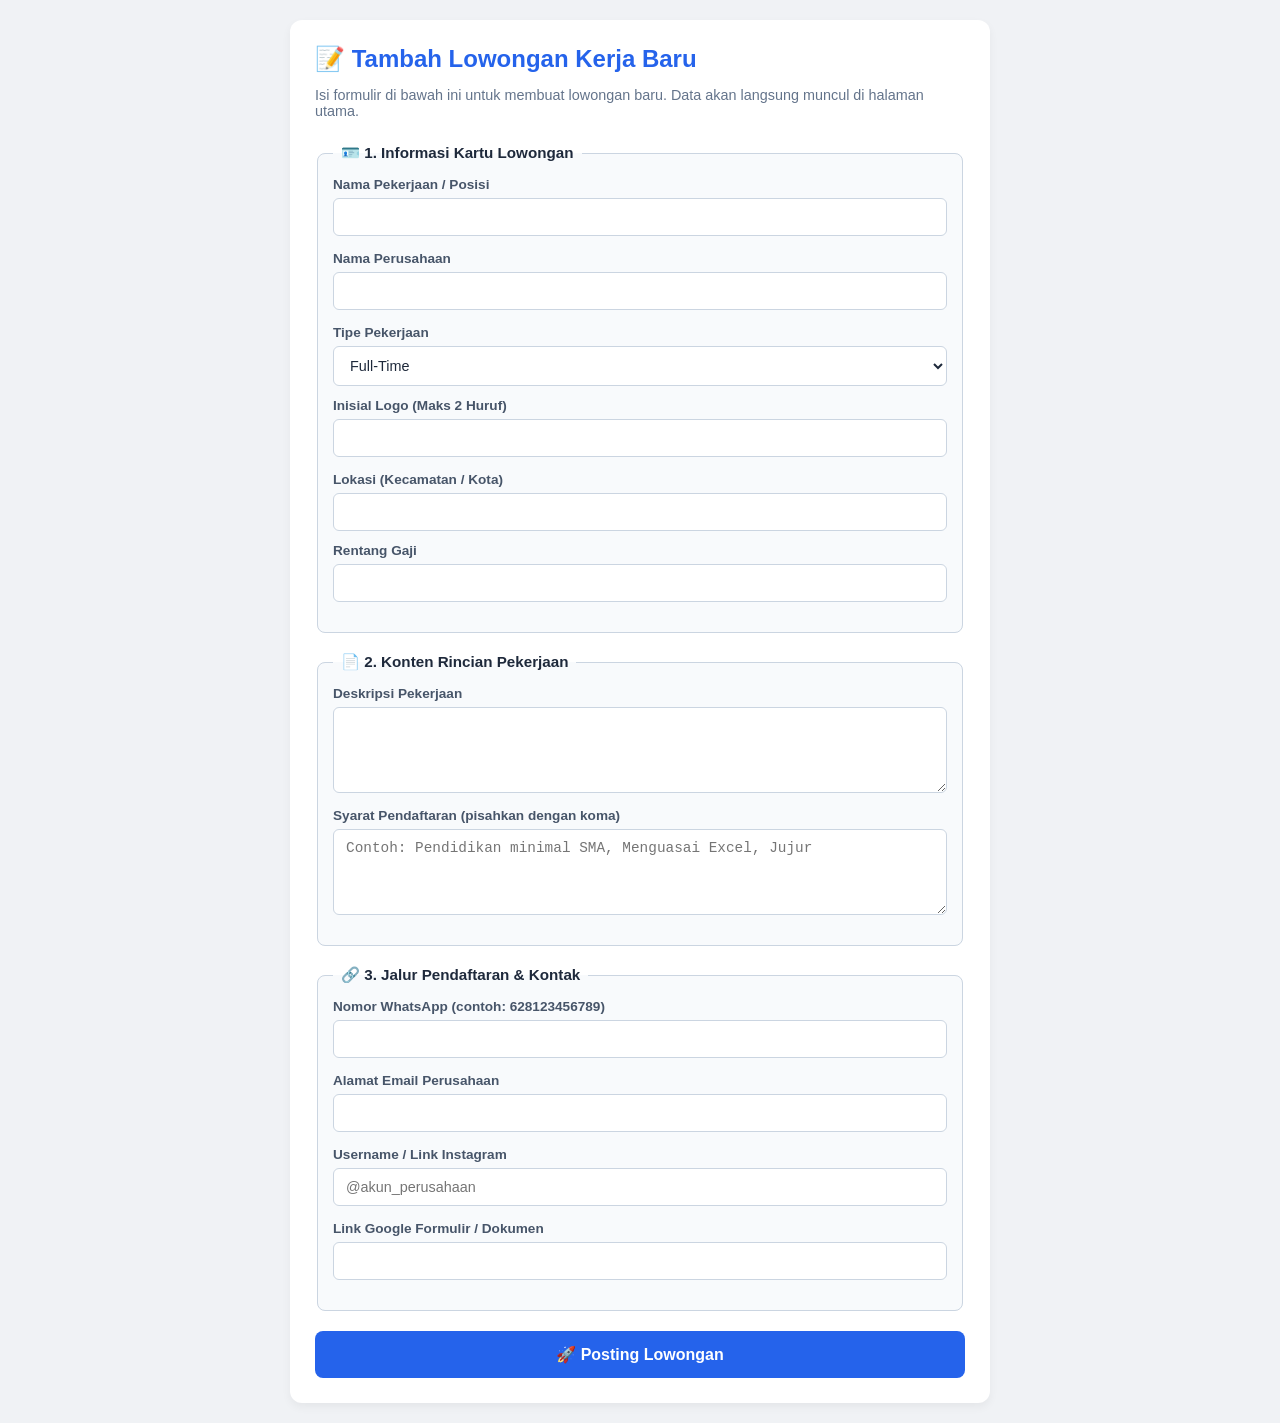
<file: b/forum.html>
<!DOCTYPE html>
<html lang="id">
<head>
    <meta charset="UTF-8">
    <meta name="viewport" content="width=device-width, initial-scale=1.0">
    <title>Formulir Input Lowongan Kerja</title>
    <link rel="stylesheet" href="forum.css">
</head>
<body>

<div class="form-container">
    <h2>📝 Tambah Lowongan Kerja Baru</h2>
    <p class="form-subtitle">Isi formulir di bawah ini untuk membuat lowongan baru. Data akan langsung muncul di halaman utama.</p>

    <form id="formLowongan">
        <fieldset>
            <legend>🪪 1. Informasi Kartu Lowongan</legend>
            <div class="form-group">
                <label for="job-title">Nama Pekerjaan / Posisi</label>
                <input type="text" id="job-title" required>
            </div>
            <div class="form-group">
                <label for="company-name">Nama Perusahaan</label>
                <input type="text" id="company-name" required>
            </div>
            <div class="form-group row">
                <div class="col">
                    <label for="job-type">Tipe Pekerjaan</label>
                    <select id="job-type" required>
                        <option value="Full-Time">Full-Time</option>
                        <option value="Part-Time">Part-Time</option>
                        <option value="Magang">Magang</option>
                    </select>
                </div>
                <div class="col">
                    <label for="company-logo">Inisial Logo (Maks 2 Huruf)</label>
                    <input type="text" id="company-logo" maxlength="2" required>
                </div>
            </div>
            <div class="form-group row">
                <div class="col">
                    <label for="location">Lokasi (Kecamatan / Kota)</label>
                    <input type="text" id="location" required>
                </div>
                <div class="col">
                    <label for="salary">Rentang Gaji</label>
                    <input type="text" id="salary" required>
                </div>
            </div>
        </fieldset>

        <fieldset>
            <legend>📄 2. Konten Rincian Pekerjaan</legend>
            <div class="form-group">
                <label for="description">Deskripsi Pekerjaan</label>
                <textarea id="description" rows="4" required></textarea>
            </div>
            <div class="form-group">
                <label for="requirements">Syarat Pendaftaran (pisahkan dengan koma)</label>
                <textarea id="requirements" rows="4" placeholder="Contoh: Pendidikan minimal SMA, Menguasai Excel, Jujur" required></textarea>
            </div>
        </fieldset>

        <fieldset>
            <legend>🔗 3. Jalur Pendaftaran & Kontak</legend>
            <div class="form-group">
                <label for="link-wa">Nomor WhatsApp (contoh: 628123456789)</label>
                <input type="tel" id="link-wa">
            </div>
            <div class="form-group">
                <label for="link-email">Alamat Email Perusahaan</label>
                <input type="email" id="link-email">
            </div>
            <div class="form-group">
                <label for="link-ig">Username / Link Instagram</label>
                <input type="text" id="link-ig" placeholder="@akun_perusahaan">
            </div>
            <div class="form-group">
                <label for="link-gform">Link Google Formulir / Dokumen</label>
                <input type="url" id="link-gform">
            </div>
        </fieldset>

        <button type="submit" class="btn-submit">🚀 Posting Lowongan</button>
    </form>
</div>

<script>
    document.getElementById('formLowongan').addEventListener('submit', function(e) {
        e.preventDefault();

        const job_title = document.getElementById('job-title').value;
        const company_name = document.getElementById('company-name').value;
        const job_type = document.getElementById('job-type').value;
        const company_logo = document.getElementById('company-logo').value.toUpperCase();
        const location = document.getElementById('location').value;
        const salary = document.getElementById('salary').value;
        const description = document.getElementById('description').value;
        const requirementsRaw = document.getElementById('requirements').value;
        const requirements = requirementsRaw.split(',').map(s => s.trim());
        const link_wa = document.getElementById('link-wa').value;
        const link_email = document.getElementById('link-email').value;
        const link_ig = document.getElementById('link-ig').value;
        const link_gform = document.getElementById('link-gform').value;

        const newJob = {
            id: Date.now(),
            job_title, company_name, job_type, company_logo,
            location, salary, description, requirements,
            link_wa, link_email, link_ig, link_gform,
            posted_at: "Baru saja"
        };

        let existing = localStorage.getItem('daftarLowongan');
        let jobs = existing ? JSON.parse(existing) : [];
        jobs.push(newJob);
        localStorage.setItem('daftarLowongan', JSON.stringify(jobs));

        alert('Lowongan berhasil ditambahkan!');
        window.location.href = 'index.html';
    });
</script>

</body>
</html>
</file>
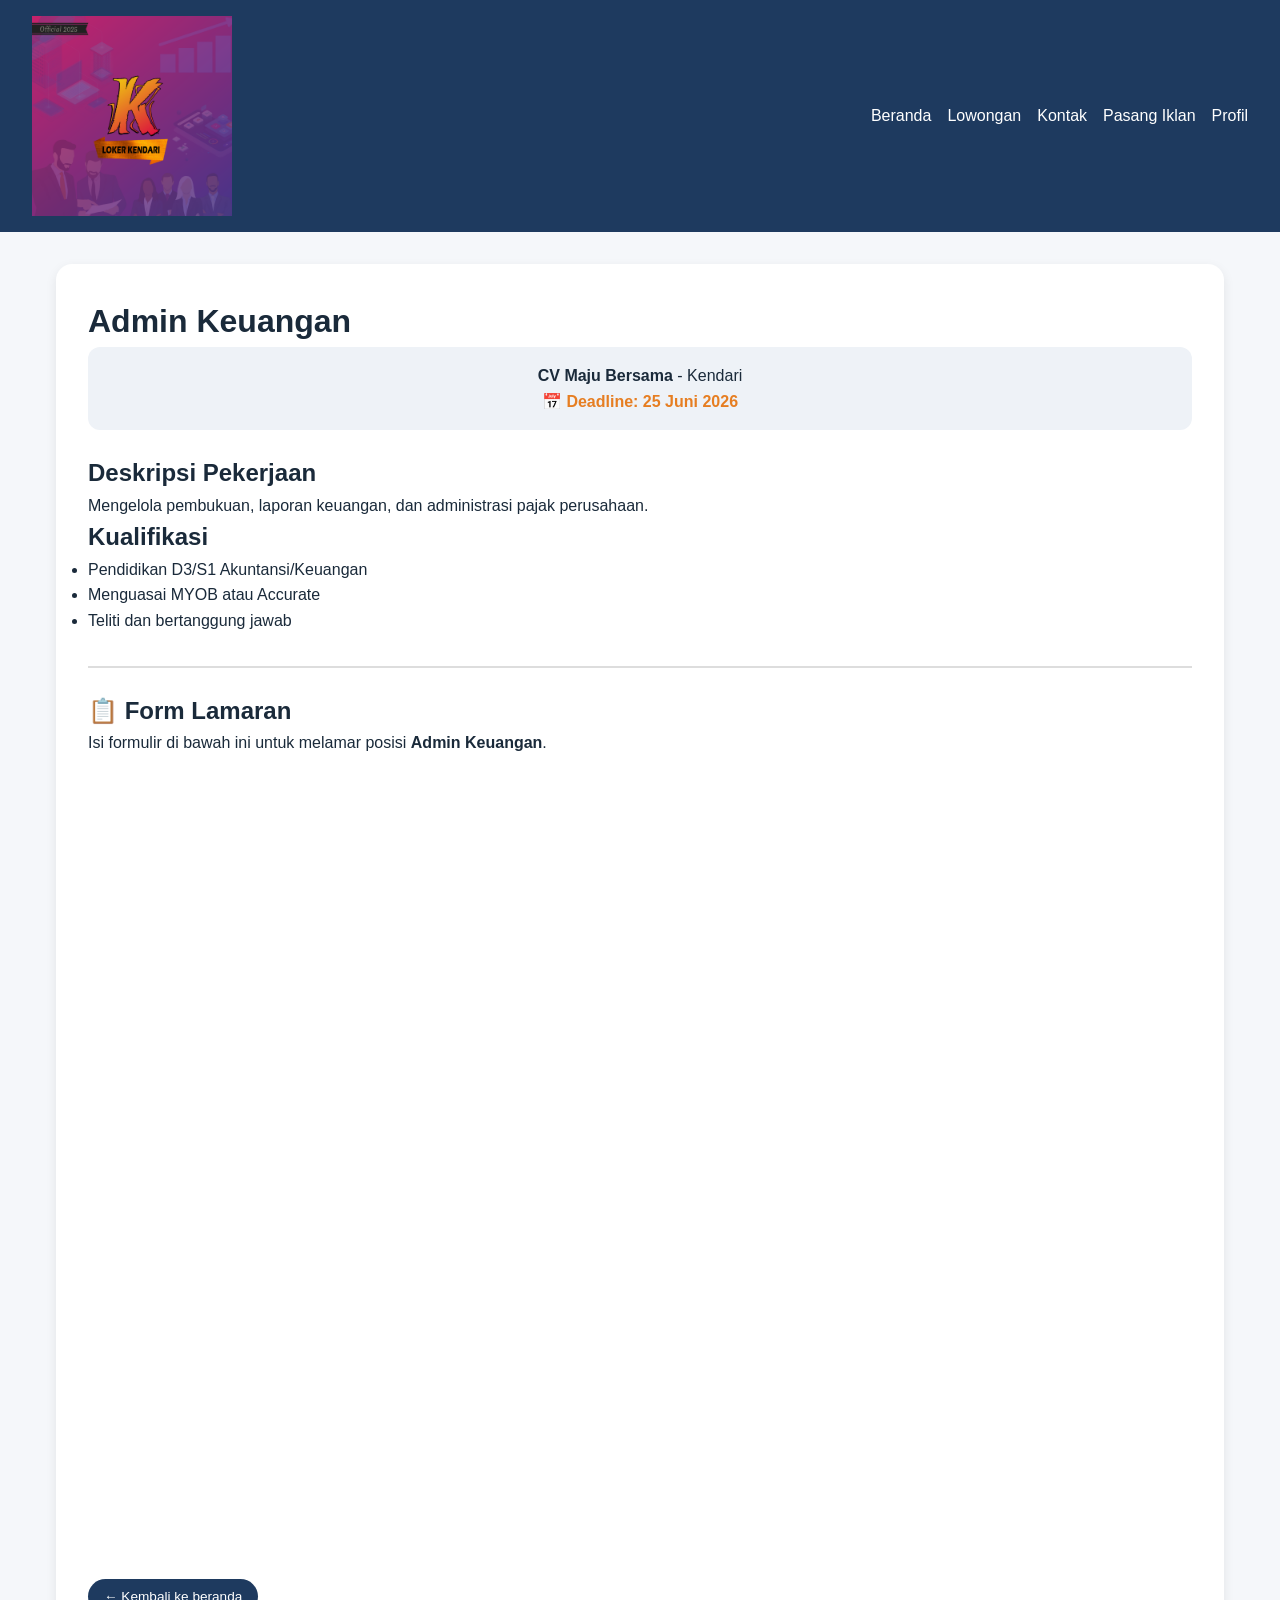
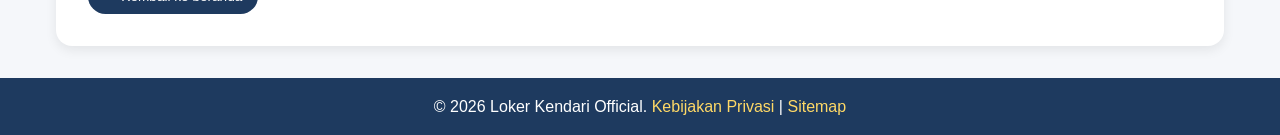
<file: lowongan/admin-keuangan.html>
<!DOCTYPE html>
<html lang="id">
<head>
    <meta charset="UTF-8">
    <meta name="viewport" content="width=device-width, initial-scale=1.0">
    <title>Admin Keuangan - Loker Kendari</title>
    <meta name="description" content="Lowongan Admin Keuangan di CV Maju Bersama, Kendari. Deadline 25 Juni 2026.">
    <meta name="robots" content="index, follow">
    <link rel="canonical" href="https://lokerkendariofficial.github.io/loker-kendari/lowongan/admin-keuangan.html">
    <link rel="stylesheet" href="/assets/css/style.css">
    
    <!-- JSON-LD JobPosting -->
    <script type="application/ld+json">
    {
        "@context": "https://schema.org",
        "@type": "JobPosting",
        "title": "Admin Keuangan",
        "description": "CV Maju Bersama membuka lowongan untuk posisi Admin Keuangan. Bertanggung jawab mengelola pembukuan, laporan keuangan, dan administrasi pajak.",
        "datePosted": "2026-06-01",
        "validThrough": "2026-06-25",
        "employmentType": "FULL_TIME",
        "hiringOrganization": {
            "@type": "Organization",
            "name": "CV Maju Bersama"
        },
        "jobLocation": {
            "@type": "Place",
            "address": {
                "@type": "PostalAddress",
                "addressLocality": "Kendari",
                "addressRegion": "Sulawesi Tenggara",
                "addressCountry": "ID"
            }
        },
        "baseSalary": {
            "@type": "MonetaryAmount",
            "currency": "IDR",
            "value": {
                "@type": "QuantitativeValue",
                "value": 3500000,
                "unitText": "MONTH"
            }
        }
    }
    </script>
</head>
<body>
    <header>
        <div class="logo">
            <img src="/assets/images/logo12_26_15436.png" alt="Loker Kendari" width="200" height="60">
        </div>
        <nav>
            <a href="/">Beranda</a>
            <a href="/lowongan.html">Lowongan</a>
            <a href="/kontak.html">Kontak</a>
            <a href="/pasang.html">Pasang Iklan</a>
            <a href="/profil.html">Profil</a>
        </nav>
    </header>

    <main class="container">
        <div class="form-card">
            <h1>Admin Keuangan</h1>
            <div class="contact-info">
                <p><strong>CV Maju Bersama</strong> - Kendari</p>
                <p class="deadline" style="color:#e67e22; font-weight:bold;">📅 Deadline: 25 Juni 2026</p>
            </div>

            <h2>Deskripsi Pekerjaan</h2>
            <p>Mengelola pembukuan, laporan keuangan, dan administrasi pajak perusahaan.</p>

            <h2>Kualifikasi</h2>
            <ul>
                <li>Pendidikan D3/S1 Akuntansi/Keuangan</li>
                <li>Menguasai MYOB atau Accurate</li>
                <li>Teliti dan bertanggung jawab</li>
            </ul>

            <div class="form-container" style="margin-top: 2rem; border-top: 2px solid #ddd; padding-top: 1.5rem;">
                <h2>📋 Form Lamaran</h2>
                <p>Isi formulir di bawah ini untuk melamar posisi <strong>Admin Keuangan</strong>.</p>
                <iframe src="https://docs.google.com/forms/d/e/1FAIpQLSdjWfxyjpzhlcQMU8IXVGwbY6yj2Bg9lkyx5b2BKXvubJ5N5g/viewform?embedded=true" width="100%" height="800" frameborder="0" loading="lazy">Memuat…</iframe>
            </div>

            <a href="/" class="btn" style="margin-top: 1rem;">← Kembali ke beranda</a>
        </div>
    </main>

    <footer>
        <p>&copy; 2026 Loker Kendari Official. <a href="/privacy.html">Kebijakan Privasi</a> | <a href="/sitemap.xml">Sitemap</a></p>
    </footer>
</body>
</html>
</file>
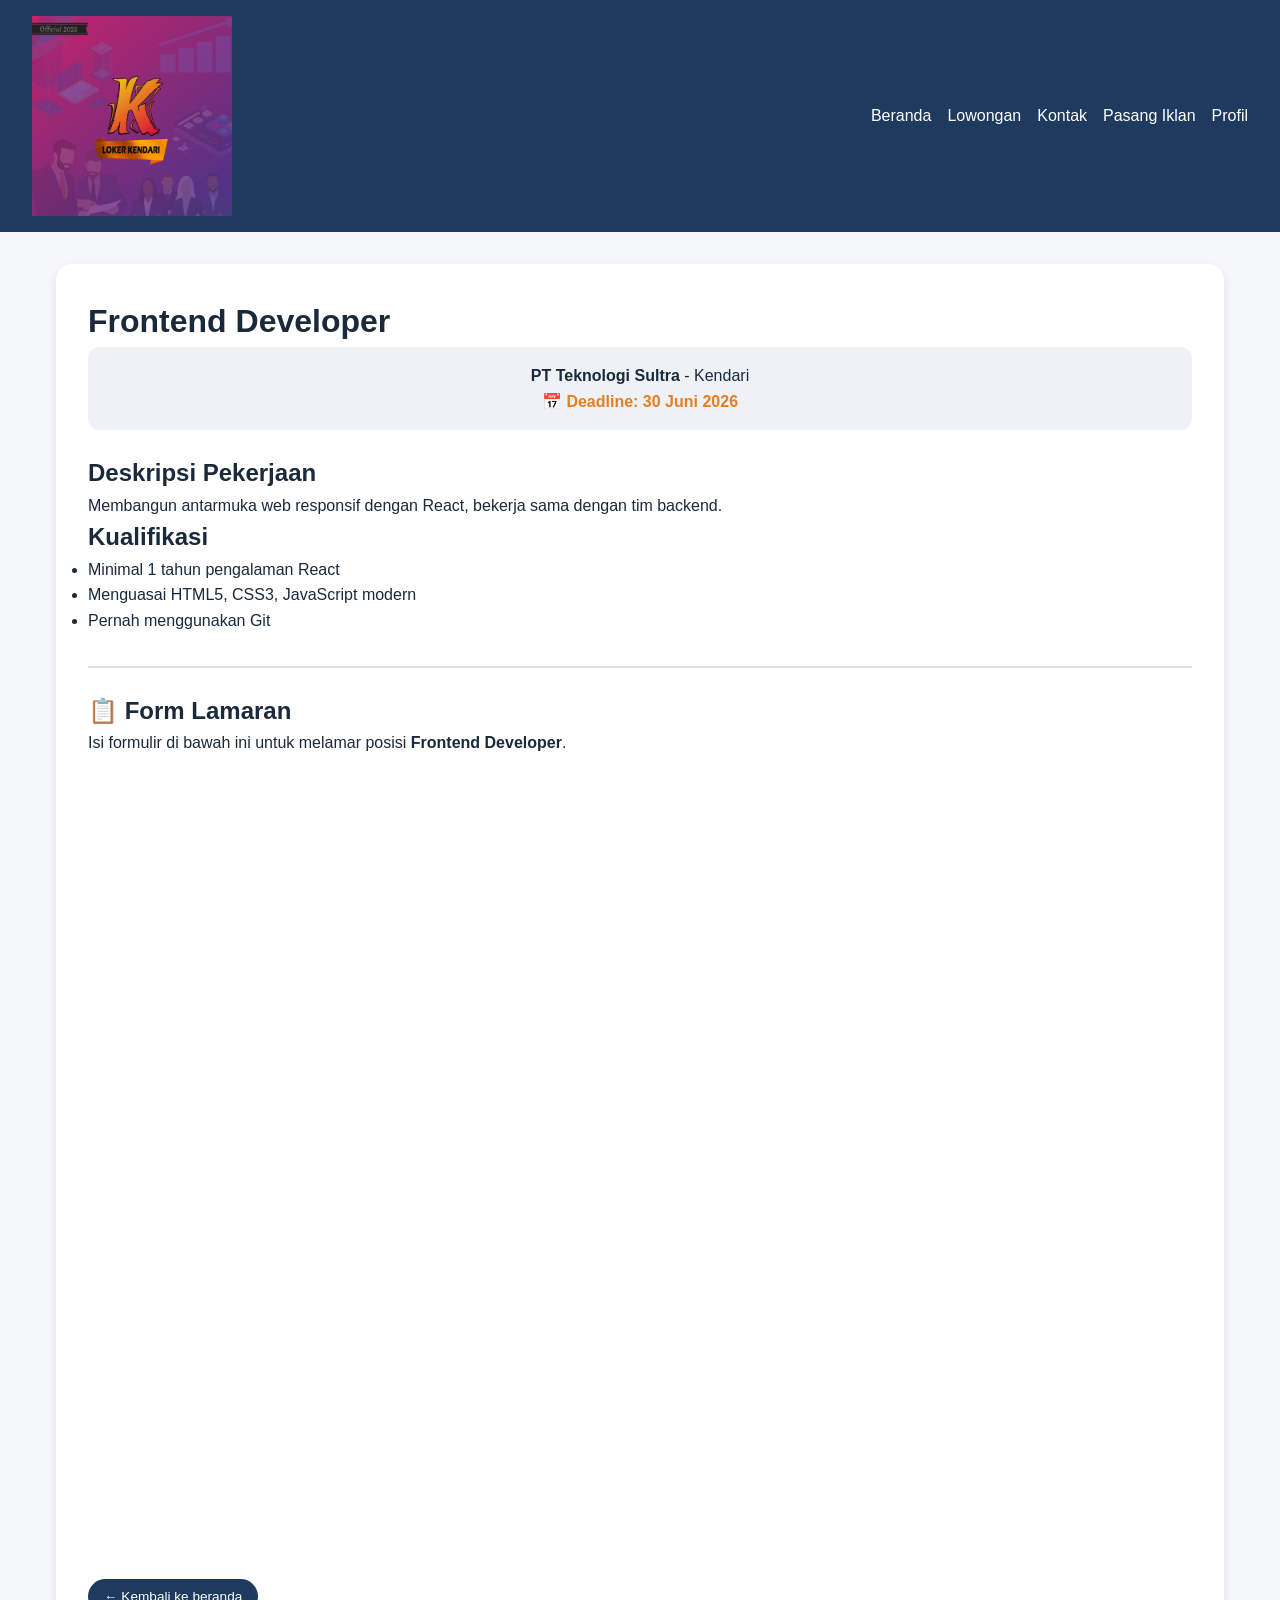
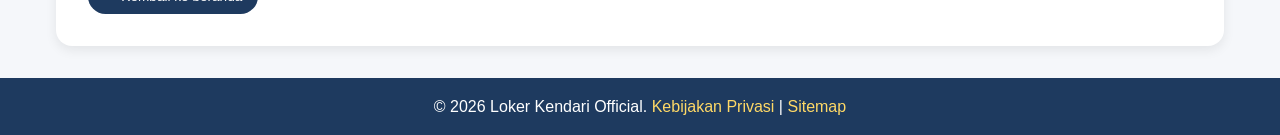
<file: lowongan/frontend-developer.html>
<!DOCTYPE html>
<html lang="id">
<head>
    <meta charset="UTF-8">
    <meta name="viewport" content="width=device-width, initial-scale=1.0">
    <title>Frontend Developer - Loker Kendari</title>
    <meta name="description" content="Lowongan Frontend Developer di PT Teknologi Sultra, Kendari. Deadline 30 Juni 2026.">
    <meta name="robots" content="index, follow">
    <link rel="canonical" href="https://lokerkendariofficial.github.io/loker-kendari/lowongan/frontend-developer.html">
    <link rel="stylesheet" href="/assets/css/style.css">
    
    <!-- JSON-LD JobPosting -->
    <script type="application/ld+json">
    {
        "@context": "https://schema.org",
        "@type": "JobPosting",
        "title": "Frontend Developer",
        "description": "Kami mencari Frontend Developer untuk mengembangkan antarmuka web responsif dengan React.",
        "datePosted": "2026-06-01",
        "validThrough": "2026-06-30",
        "employmentType": "FULL_TIME",
        "hiringOrganization": {
            "@type": "Organization",
            "name": "PT Teknologi Sultra"
        },
        "jobLocation": {
            "@type": "Place",
            "address": {
                "@type": "PostalAddress",
                "addressLocality": "Kendari",
                "addressRegion": "Sulawesi Tenggara",
                "addressCountry": "ID"
            }
        },
        "baseSalary": {
            "@type": "MonetaryAmount",
            "currency": "IDR",
            "value": {
                "@type": "QuantitativeValue",
                "value": 5000000,
                "unitText": "MONTH"
            }
        }
    }
    </script>
</head>
<body>
    <header>
        <div class="logo">
            <img src="/assets/images/logo12_26_15436.png" alt="Loker Kendari" width="200" height="60">
        </div>
        <nav>
            <a href="/">Beranda</a>
            <a href="/lowongan.html">Lowongan</a>
            <a href="/kontak.html">Kontak</a>
            <a href="/pasang.html">Pasang Iklan</a>
            <a href="/profil.html">Profil</a>
        </nav>
    </header>

    <main class="container">
        <div class="form-card">
            <h1>Frontend Developer</h1>
            <div class="contact-info">
                <p><strong>PT Teknologi Sultra</strong> - Kendari</p>
                <p class="deadline" style="color:#e67e22; font-weight:bold;">📅 Deadline: 30 Juni 2026</p>
            </div>

            <h2>Deskripsi Pekerjaan</h2>
            <p>Membangun antarmuka web responsif dengan React, bekerja sama dengan tim backend.</p>

            <h2>Kualifikasi</h2>
            <ul>
                <li>Minimal 1 tahun pengalaman React</li>
                <li>Menguasai HTML5, CSS3, JavaScript modern</li>
                <li>Pernah menggunakan Git</li>
            </ul>

            <div class="form-container" style="margin-top: 2rem; border-top: 2px solid #ddd; padding-top: 1.5rem;">
                <h2>📋 Form Lamaran</h2>
                <p>Isi formulir di bawah ini untuk melamar posisi <strong>Frontend Developer</strong>.</p>
                <iframe src="https://docs.google.com/forms/d/e/1FAIpQLSdjWfxyjpzhlcQMU8IXVGwbY6yj2Bg9lkyx5b2BKXvubJ5N5g/viewform?embedded=true" width="100%" height="800" frameborder="0" loading="lazy">Memuat…</iframe>
            </div>

            <a href="/" class="btn" style="margin-top: 1rem;">← Kembali ke beranda</a>
        </div>
    </main>

    <footer>
        <p>&copy; 2026 Loker Kendari Official. <a href="/privacy.html">Kebijakan Privasi</a> | <a href="/sitemap.xml">Sitemap</a></p>
    </footer>
</body>
</html>
</file>
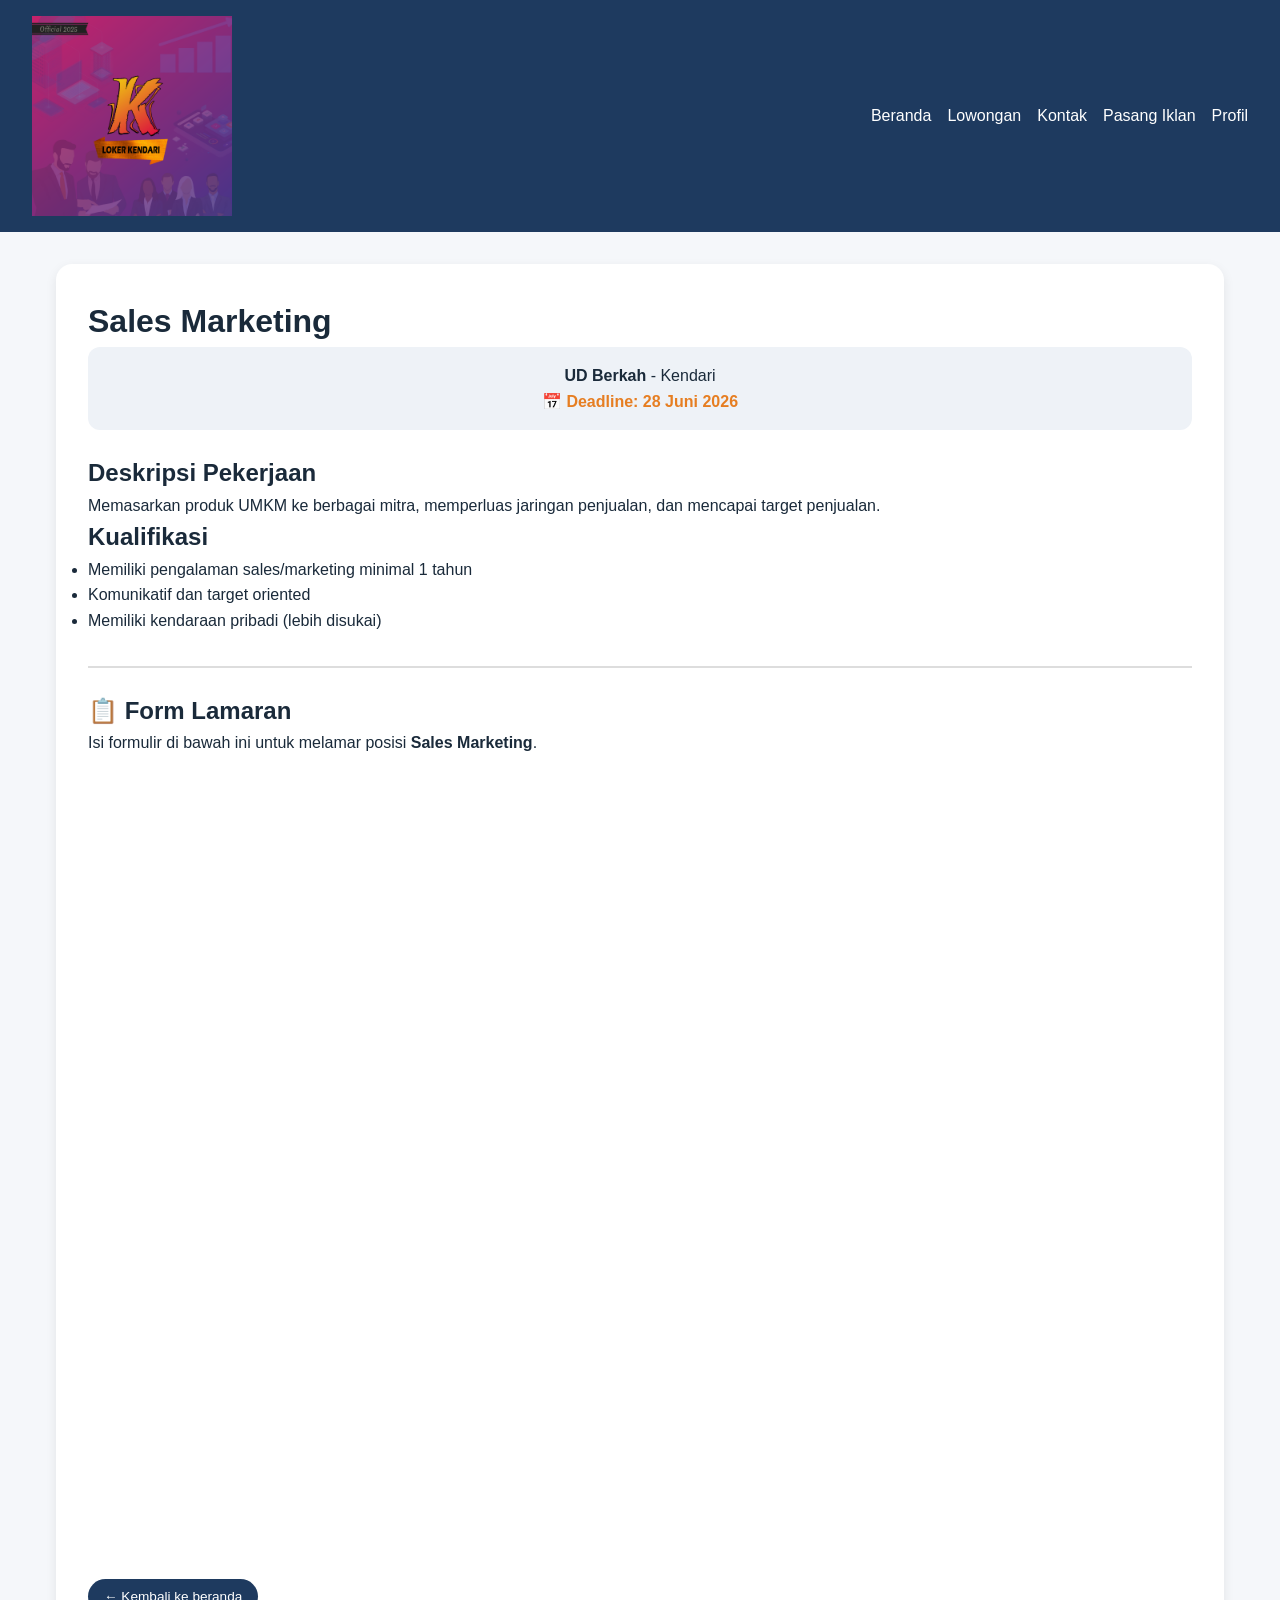
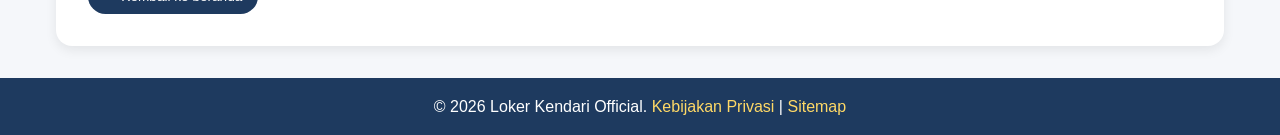
<file: lowongan/sales-marketing.html>
<!DOCTYPE html>
<html lang="id">
<head>
    <meta charset="UTF-8">
    <meta name="viewport" content="width=device-width, initial-scale=1.0">
    <title>Sales Marketing - Loker Kendari</title>
    <meta name="description" content="Lowongan Sales Marketing di UD Berkah, Kendari. Deadline 28 Juni 2026.">
    <meta name="robots" content="index, follow">
    <link rel="canonical" href="https://lokerkendariofficial.github.io/loker-kendari/lowongan/sales-marketing.html">
    <link rel="stylesheet" href="/assets/css/style.css">
    
    <!-- JSON-LD JobPosting -->
    <script type="application/ld+json">
    {
        "@context": "https://schema.org",
        "@type": "JobPosting",
        "title": "Sales Marketing",
        "description": "UD Berkah membuka lowongan untuk posisi Sales Marketing. Memasarkan produk UMKM ke berbagai mitra, memperluas jaringan penjualan.",
        "datePosted": "2026-06-01",
        "validThrough": "2026-06-28",
        "employmentType": "FULL_TIME",
        "hiringOrganization": {
            "@type": "Organization",
            "name": "UD Berkah"
        },
        "jobLocation": {
            "@type": "Place",
            "address": {
                "@type": "PostalAddress",
                "addressLocality": "Kendari",
                "addressRegion": "Sulawesi Tenggara",
                "addressCountry": "ID"
            }
        }
    }
    </script>
</head>
<body>
    <header>
        <div class="logo">
            <img src="/assets/images/logo12_26_15436.png" alt="Loker Kendari" width="200" height="60">
        </div>
        <nav>
            <a href="/">Beranda</a>
            <a href="/lowongan.html">Lowongan</a>
            <a href="/kontak.html">Kontak</a>
            <a href="/pasang.html">Pasang Iklan</a>
            <a href="/profil.html">Profil</a>
        </nav>
    </header>

    <main class="container">
        <div class="form-card">
            <h1>Sales Marketing</h1>
            <div class="contact-info">
                <p><strong>UD Berkah</strong> - Kendari</p>
                <p class="deadline" style="color:#e67e22; font-weight:bold;">📅 Deadline: 28 Juni 2026</p>
            </div>

            <h2>Deskripsi Pekerjaan</h2>
            <p>Memasarkan produk UMKM ke berbagai mitra, memperluas jaringan penjualan, dan mencapai target penjualan.</p>

            <h2>Kualifikasi</h2>
            <ul>
                <li>Memiliki pengalaman sales/marketing minimal 1 tahun</li>
                <li>Komunikatif dan target oriented</li>
                <li>Memiliki kendaraan pribadi (lebih disukai)</li>
            </ul>

            <div class="form-container" style="margin-top: 2rem; border-top: 2px solid #ddd; padding-top: 1.5rem;">
                <h2>📋 Form Lamaran</h2>
                <p>Isi formulir di bawah ini untuk melamar posisi <strong>Sales Marketing</strong>.</p>
                <iframe src="https://docs.google.com/forms/d/e/1FAIpQLSdjWfxyjpzhlcQMU8IXVGwbY6yj2Bg9lkyx5b2BKXvubJ5N5g/viewform?embedded=true" width="100%" height="800" frameborder="0" loading="lazy">Memuat…</iframe>
            </div>

            <a href="/" class="btn" style="margin-top: 1rem;">← Kembali ke beranda</a>
        </div>
    </main>

    <footer>
        <p>&copy; 2026 Loker Kendari Official. <a href="/privacy.html">Kebijakan Privasi</a> | <a href="/sitemap.xml">Sitemap</a></p>
    </footer>
</body>
</html>
</file>
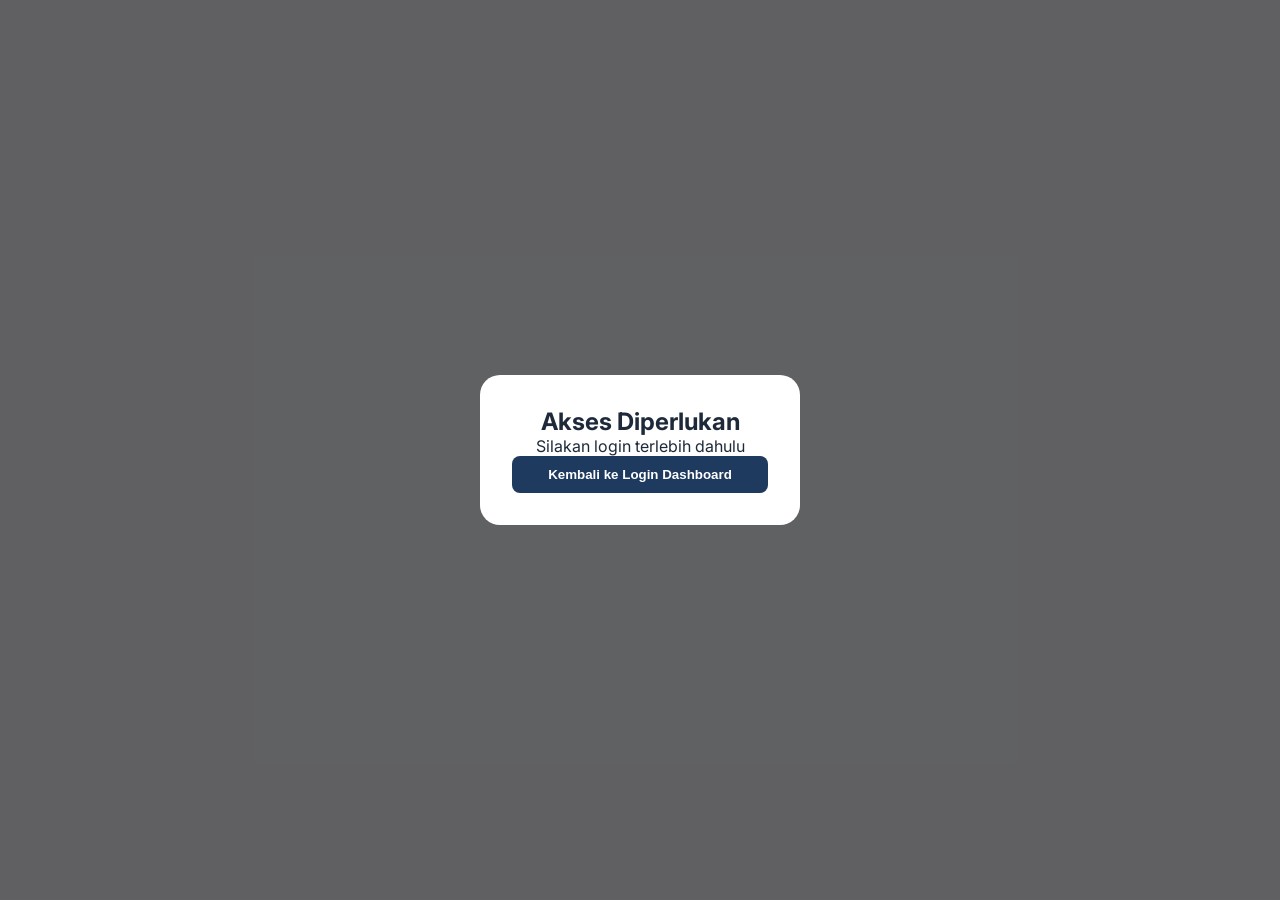
<file: owner/dashboard/custom/settings/settings.html>
<!DOCTYPE html>
<html lang="id">
<head>
    <meta charset="UTF-8">
    <meta name="viewport" content="width=device-width, initial-scale=1.0, user-scalable=yes">
    <title>Pengaturan - Owner Dashboard</title>
    <link href="https://fonts.googleapis.com/css2?family=Inter:wght@400;500;600;700&display=swap" rel="stylesheet">
    <style>
        * {
            margin: 0;
            padding: 0;
            box-sizing: border-box;
        }
        body {
            font-family: 'Inter', sans-serif;
            background: #f0f2f5;
            color: #1e2a3a;
            min-height: 100vh;
        }
        /* Login overlay */
        .login-overlay {
            position: fixed;
            top: 0;
            left: 0;
            width: 100%;
            height: 100%;
            background: rgba(0,0,0,0.6);
            display: flex;
            justify-content: center;
            align-items: center;
            z-index: 2000;
        }
        .login-card {
            background: white;
            padding: 2rem;
            border-radius: 20px;
            width: 320px;
            text-align: center;
        }
        .login-card button {
            width: 100%;
            padding: 0.7rem;
            background: #1e3a5f;
            color: white;
            border: none;
            border-radius: 8px;
            cursor: pointer;
            font-weight: bold;
        }
        /* Container utama */
        .settings-page {
            max-width: 900px;
            margin: 2rem auto;
            padding: 0 1rem;
        }
        /* Header */
        .page-header {
            display: flex;
            justify-content: space-between;
            align-items: center;
            margin-bottom: 2rem;
            flex-wrap: wrap;
            gap: 1rem;
        }
        .page-header h1 {
            font-size: 1.8rem;
            font-weight: 600;
            color: #1e3a5f;
        }
        .header-actions {
            display: flex;
            gap: 0.8rem;
            align-items: center;
        }
        .refresh-btn {
            background: #1e3a5f;
            color: white;
            border: none;
            padding: 0.4rem 1rem;
            border-radius: 6px;
            cursor: pointer;
            font-weight: 500;
        }
        .update-badge {
            background: #eef2f7;
            padding: 0.3rem 0.8rem;
            border-radius: 20px;
            font-size: 0.75rem;
            color: #1e2a3a;
        }
        /* Kartu pengaturan */
        .card {
            background: white;
            border-radius: 16px;
            padding: 1.5rem;
            box-shadow: 0 2px 8px rgba(0,0,0,0.05);
            border: 1px solid #eef2f6;
        }
        .card-title {
            font-size: 1.25rem;
            font-weight: 600;
            margin-bottom: 1rem;
            color: #1e3a5f;
            border-bottom: 1px solid #eef2f6;
            padding-bottom: 0.5rem;
        }
        .csv-url {
            display: block;
            background: #f8f9fa;
            padding: 0.75rem;
            font-size: 0.75rem;
            word-break: break-all;
            margin: 1rem 0;
            border-radius: 8px;
            border: 1px solid #eef2f6;
            font-family: monospace;
        }
        .btn-secondary {
            background: #1e3a5f;
            color: white;
            border: none;
            padding: 0.5rem 1rem;
            border-radius: 8px;
            cursor: pointer;
            font-weight: 500;
        }
        .btn-secondary:hover {
            background: #0f2b44;
        }
        .info-text {
            margin-top: 1rem;
            font-size: 0.8rem;
            color: #6c757d;
            text-align: center;
        }
        .back-link {
            display: inline-block;
            margin-top: 1.5rem;
            text-decoration: none;
            color: #1e3a5f;
            font-weight: 500;
        }
        .back-link:hover {
            text-decoration: underline;
        }
    </style>
</head>
<body>
    <div id="loginOverlay" class="login-overlay" style="display: none;">
        <div class="login-card">
            <h2>Akses Diperlukan</h2>
            <p>Silakan login terlebih dahulu</p>
            <button id="redirectLoginBtn">Kembali ke Login Dashboard</button>
        </div>
    </div>

    <div id="settingsContainer" class="settings-page">
        <div class="page-header">
            <h1>Enterprise Dashboard</h1>
            <div class="header-actions">
                <button id="refreshTopBtn" class="refresh-btn">⟳ Refresh</button>
                <span id="lastUpdateBadge" class="update-badge">Update: --</span>
            </div>
        </div>

        <div class="card">
            <div class="card-title">⚙️ Pengaturan Dashboard</div>
            <p>Dashboard terhubung ke Google Sheets (CSV publik).</p>
            <p>URL CSV:</p>
            <code id="csvUrlDisplay" class="csv-url"></code>
            <button id="refreshDataBtn" class="btn-secondary">Refresh Data Sekarang</button>
            <div id="statusMessage" class="info-text"></div>
        </div>

        <a href="../../index.html" class="back-link">← Kembali ke Dashboard Utama</a>
    </div>

    <script>
        // Konfigurasi
        const CSV_URL = 'https://docs.google.com/spreadsheets/d/e/2PACX-1vQ5xtxnptjxh-FIyJuBoCct5vudZFFOeaisUUhT8X0R0kjAkY3f2CtD45CYcZjnPxGh52Og7_AXA756/pub?output=csv';

        // Cek login
        function checkLogin() {
            const loggedIn = sessionStorage.getItem('owner_logged_in');
            if (loggedIn === 'true') {
                document.getElementById('loginOverlay').style.display = 'none';
                document.getElementById('settingsContainer').style.display = 'block';
                loadSettings();
                updateTimestamp();
            } else {
                document.getElementById('loginOverlay').style.display = 'flex';
                document.getElementById('settingsContainer').style.display = 'none';
            }
        }

        function loadSettings() {
            document.getElementById('csvUrlDisplay').innerText = CSV_URL;
        }

        function updateTimestamp() {
            const now = new Date();
            const formatted = now.toLocaleString('id-ID', { day:'2-digit', month:'2-digit', year:'numeric', hour:'2-digit', minute:'2-digit', second:'2-digit' });
            document.getElementById('lastUpdateBadge').innerHTML = `Update: ${formatted}`;
        }

        async function refreshData() {
            const statusDiv = document.getElementById('statusMessage');
            statusDiv.innerHTML = '⏳ Memuat ulang data...';
            try {
                const response = await fetch(CSV_URL);
                if (response.ok) {
                    statusDiv.innerHTML = '✅ Data berhasil di-refresh! Data lowongan terbaru telah dimuat.';
                    updateTimestamp();
                } else {
                    statusDiv.innerHTML = '❌ Gagal refresh data. Periksa koneksi atau URL CSV.';
                }
            } catch (error) {
                statusDiv.innerHTML = '❌ Error: ' + error.message;
            }
            setTimeout(() => {
                if (statusDiv.innerHTML.includes('berhasil') || statusDiv.innerHTML.includes('Gagal') || statusDiv.innerHTML.includes('Error')) {
                    statusDiv.innerHTML = '';
                }
            }, 3000);
        }

        function redirectToLogin() {
            window.location.href = '../../index.html';
        }

        // Event listeners
        document.getElementById('refreshDataBtn').addEventListener('click', refreshData);
        document.getElementById('refreshTopBtn').addEventListener('click', refreshData);
        document.getElementById('redirectLoginBtn').addEventListener('click', redirectToLogin);

        // Inisialisasi
        checkLogin();
    </script>
</body>
</html>
</file>
<file: assets/css/style.css>
/* style.css - Loker Kendari Template (Final) */
* {
    margin: 0;
    padding: 0;
    box-sizing: border-box;
}

body {
    font-family: 'Segoe UI', Tahoma, Geneva, Verdana, sans-serif;
    background: #f5f7fa;
    color: #1a2a3a;
    line-height: 1.6;
}

/* Header */
header {
    background: #1e3a5f;
    color: white;
    padding: 1rem 2rem;
    display: flex;
    justify-content: space-between;
    align-items: center;
    flex-wrap: wrap;
}

.logo img {
    max-width: 200px;
    height: auto;
    display: block;
}

nav {
    display: flex;
    flex-wrap: wrap;
    gap: 1rem;
}

nav a {
    color: white;
    text-decoration: none;
    font-weight: 500;
    padding: 0.5rem 0;
}

nav a:hover {
    color: #ffd966;
    text-decoration: underline;
}

/* Main Container */
.container {
    max-width: 1200px;
    margin: 2rem auto;
    padding: 0 1rem;
}

/* Hero Section */
.hero {
    text-align: center;
    margin-bottom: 2rem;
}

.hero h1 {
    font-size: 2.5rem;
    margin-bottom: 0.5rem;
    color: #1e3a5f;
}

/* Filter & Search */
.filter-section {
    background: white;
    padding: 1rem;
    border-radius: 12px;
    box-shadow: 0 2px 8px rgba(0,0,0,0.05);
    margin-bottom: 2rem;
}

.search-bar {
    display: flex;
    gap: 0.5rem;
    margin-bottom: 1rem;
}

.search-bar input {
    flex: 1;
    padding: 0.7rem;
    border: 1px solid #ddd;
    border-radius: 8px;
    font-size: 1rem;
}

.search-bar button {
    background: #1e3a5f;
    color: white;
    border: none;
    padding: 0 1.5rem;
    border-radius: 8px;
    cursor: pointer;
    font-weight: bold;
}

.search-bar button:hover {
    background: #0f2b44;
}

.categories {
    display: flex;
    flex-wrap: wrap;
    gap: 0.5rem;
}

.category-btn {
    background: #eef2f7;
    border: none;
    padding: 0.4rem 1rem;
    border-radius: 20px;
    cursor: pointer;
    font-size: 0.9rem;
    transition: 0.2s;
}

.category-btn.active {
    background: #1e3a5f;
    color: white;
}

.category-btn:hover {
    background: #cbd5e1;
}

/* Job List */
.job-list h2 {
    margin-bottom: 1rem;
    border-left: 5px solid #1e3a5f;
    padding-left: 1rem;
}

.job-grid {
    display: grid;
    grid-template-columns: repeat(auto-fill, minmax(300px, 1fr));
    gap: 1.5rem;
    margin-top: 1rem;
}

.job-card {
    background: white;
    border-radius: 12px;
    padding: 1.2rem;
    box-shadow: 0 2px 8px rgba(0,0,0,0.08);
    transition: transform 0.2s;
}

.job-card:hover {
    transform: translateY(-3px);
    box-shadow: 0 6px 16px rgba(0,0,0,0.1);
}

.job-card h3 {
    color: #1e3a5f;
    margin-bottom: 0.5rem;
}

.job-card .company {
    font-weight: bold;
    color: #2c3e50;
    margin-bottom: 0.3rem;
}

.job-card .location {
    font-size: 0.85rem;
    color: #6c757d;
    margin-bottom: 0.5rem;
}

.job-card .salary {
    font-weight: bold;
    color: #e67e22;
    margin: 0.5rem 0;
}

.job-card .deadline {
    font-size: 0.85rem;
    color: #e67e22;
    margin: 0.5rem 0;
}

.meta {
    display: flex;
    justify-content: space-between;
    align-items: center;
    margin-top: 1rem;
}

.btn {
    display: inline-block;
    background: #1e3a5f;
    color: white;
    padding: 0.4rem 1rem;
    border-radius: 20px;
    text-decoration: none;
    font-size: 0.85rem;
    transition: background 0.2s;
}

.btn:hover {
    background: #0f2b44;
}

.date-posted {
    font-size: 0.75rem;
    color: #888;
}

/* Tentang Section */
#tentang {
    margin-top: 2rem;
    background: white;
    padding: 1.5rem;
    border-radius: 12px;
}

/* Form Umum (Kontak, Pasang, Profil) */
.form-card {
    background: white;
    border-radius: 16px;
    padding: 2rem;
    box-shadow: 0 4px 12px rgba(0,0,0,0.08);
    margin-bottom: 2rem;
}

.form-group {
    margin-bottom: 1.2rem;
}

.form-group label {
    display: block;
    margin-bottom: 0.4rem;
    font-weight: 600;
}

.form-group input,
.form-group select,
.form-group textarea {
    width: 100%;
    padding: 0.7rem;
    border: 1px solid #ccc;
    border-radius: 8px;
    font-size: 1rem;
}

.form-group textarea {
    min-height: 100px;
    resize: vertical;
}

.btn-submit {
    background: #1e3a5f;
    color: white;
    border: none;
    padding: 0.7rem 1.5rem;
    border-radius: 30px;
    font-weight: bold;
    cursor: pointer;
    transition: background 0.2s;
}

.btn-submit:hover {
    background: #0f2b44;
}

.contact-info {
    background: #eef2f7;
    padding: 1rem;
    border-radius: 12px;
    margin-bottom: 1.5rem;
    text-align: center;
}

/* Profile Page Styles (tambahan) */
.profile-section {
    display: grid;
    grid-template-columns: 1fr 1fr;
    gap: 2rem;
}

.applied-list {
    list-style: none;
    margin-top: 1rem;
}

.applied-list li {
    background: #f8f9fa;
    margin-bottom: 0.5rem;
    padding: 0.7rem;
    border-radius: 8px;
    border-left: 4px solid #1e3a5f;
}

.note-text {
    margin-top: 1rem;
    font-size: 0.85rem;
    color: #666;
}

/* Iklan Note (Pasang Iklan) */
.iklan-note {
    background: #fff3cd;
    padding: 0.7rem;
    border-radius: 8px;
    margin-top: 1rem;
    font-size: 0.85rem;
    color: #856404;
}

/* Footer */
footer {
    background: #1e3a5f;
    color: white;
    text-align: center;
    padding: 1rem;
    margin-top: 2rem;
}

footer a {
    color: #ffd966;
    text-decoration: none;
}

/* Responsive */
@media (max-width: 768px) {
    header {
        flex-direction: column;
        gap: 0.5rem;
        text-align: center;
    }
    nav {
        justify-content: center;
    }
    .hero h1 {
        font-size: 1.8rem;
    }
    .search-bar {
        flex-direction: column;
    }
    .job-grid {
        grid-template-columns: 1fr;
    }
    .profile-section {
        grid-template-columns: 1fr;
    }
}
</file>
<file: b/forum.css>
/* --- GAYA DASAR FORUM --- */
body {
    font-family: sans-serif;
    background-color: #f0f2f5;
    margin: 0;
    padding: 20px;
    color: #1e293b;
}

.form-container {
    max-width: 650px;
    background-color: #ffffff;
    margin: 0 auto;
    padding: 25px;
    border-radius: 12px;
    box-shadow: 0 4px 10px rgba(0, 0, 0, 0.05);
}

h2 {
    color: #2563eb;
    margin-top: 0;
    margin-bottom: 5px;
}

.form-subtitle {
    color: #64748b;
    font-size: 0.9rem;
    margin-bottom: 25px;
}

/* --- GAYA FIELDSET / KELOMPOK --- */
fieldset {
    border: 1px solid #cbd5e1;
    border-radius: 8px;
    padding: 15px;
    margin-bottom: 20px;
    background-color: #f8fafc;
}

legend {
    font-weight: bold;
    color: #1e293b;
    padding: 0 8px;
    font-size: 0.95rem;
}

/* --- ELEMEN INPUT --- */
.form-group {
    margin-bottom: 15px;
    display: flex;
    flex-direction: column;
}

.form-group label {
    font-size: 0.85rem;
    font-weight: bold;
    margin-bottom: 6px;
    color: #475569;
}

input[type="text"],
input[type="email"],
input[type="url"],
input[type="tel"],
select,
textarea {
    padding: 10px 12px;
    border: 1px solid #cbd5e1;
    border-radius: 6px;
    font-size: 0.9rem;
    background-color: #ffffff;
    color: #1e293b;
    outline: none;
    transition: border-color 0.2s;
}

input:focus, select:focus, textarea:focus {
    border-color: #2563eb;
}

/* Tata letak dua kolom berdampingan */
.row {
    display: flex;
    gap: 12px;
}

.col {
    flex: 1;
    display: flex;
    flex-direction: column;
}

textarea {
    resize: vertical;
}

/* --- TOMBOL SUBMIT --- */
.btn-submit {
    display: block;
    width: 100%;
    padding: 14px;
    background-color: #2563eb;
    color: white;
    border: none;
    border-radius: 8px;
    font-size: 1rem;
    font-weight: bold;
    cursor: pointer;
    transition: background-color 0.2s;
    margin-top: 10px;
}

.btn-submit:hover {
    background-color: #1d4ed8;
}

/* Responsif untuk Layar Kecil HP */
@media (max-width: 480px) {
    .row {
        flex-direction: column;
        gap: 0;
    }
    body {
        padding: 10px;
    }
    .form-container {
        padding: 15px;
    }
}
</file>
